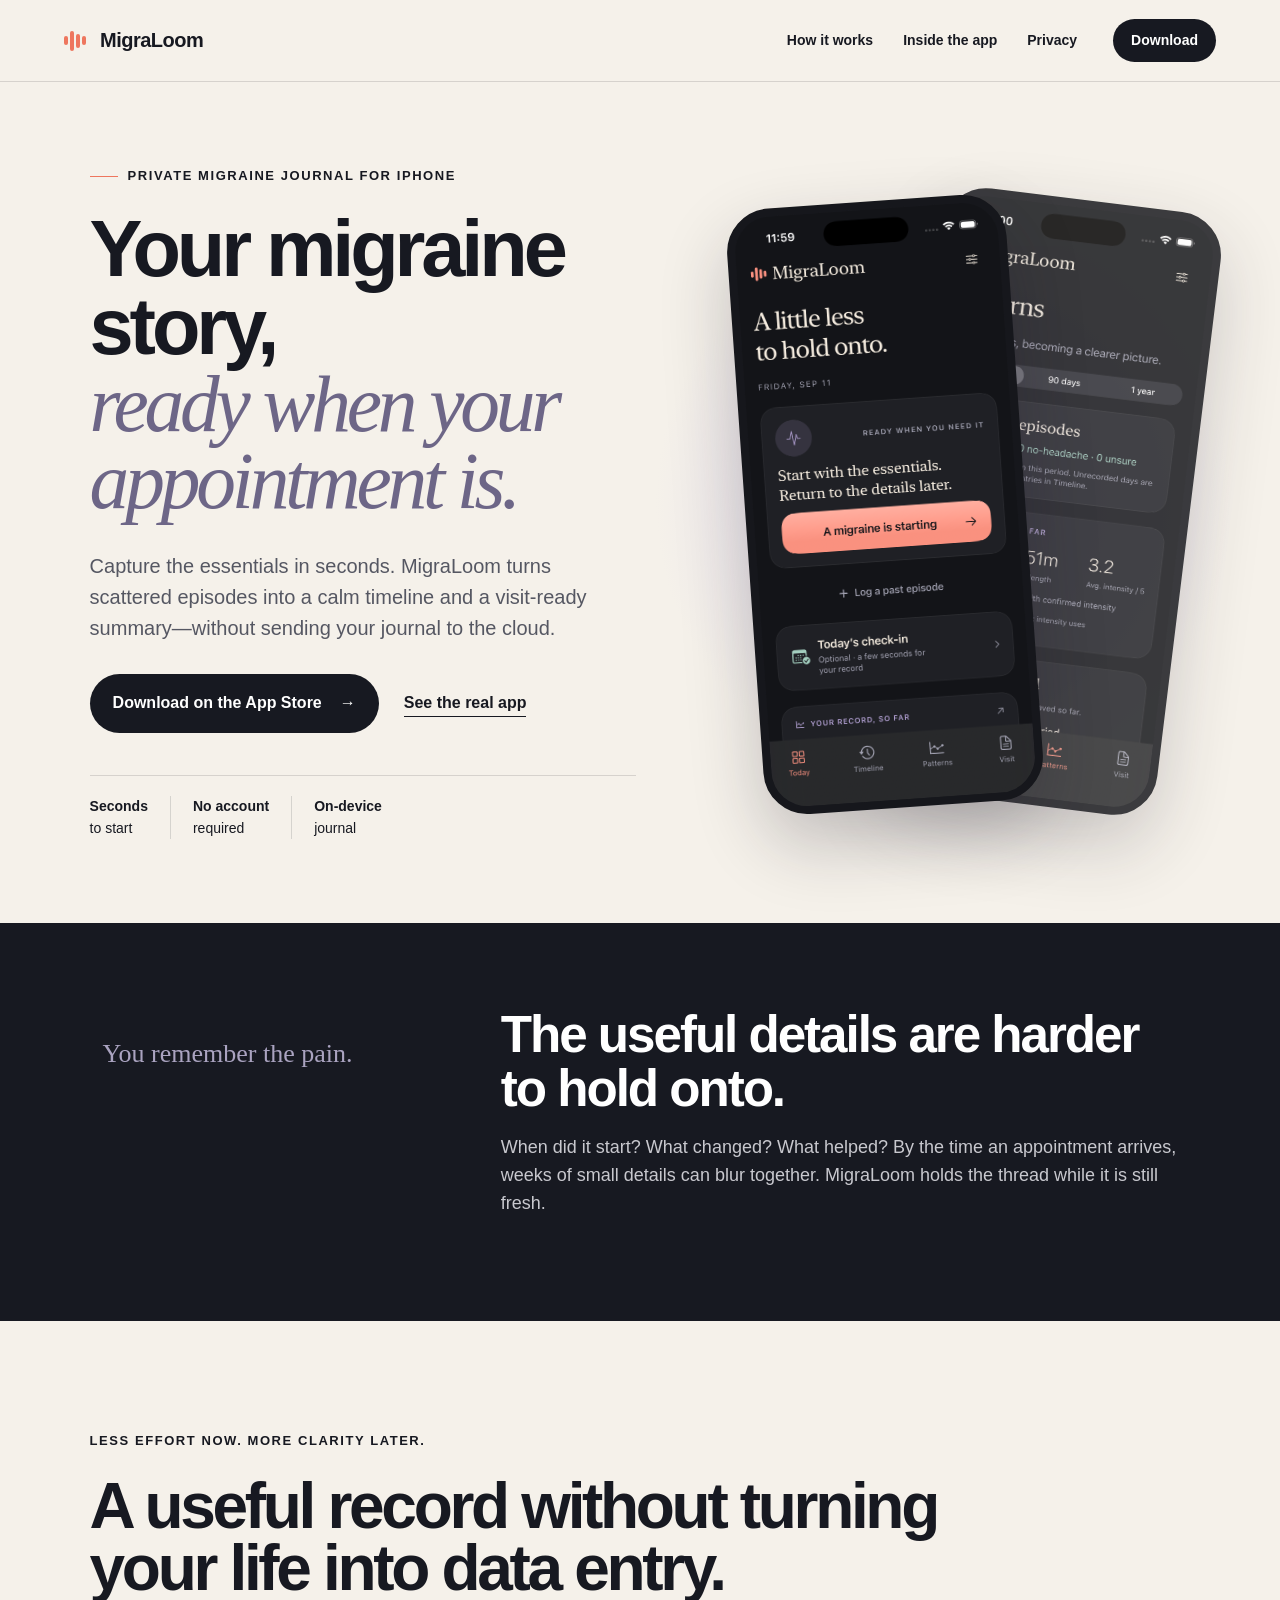
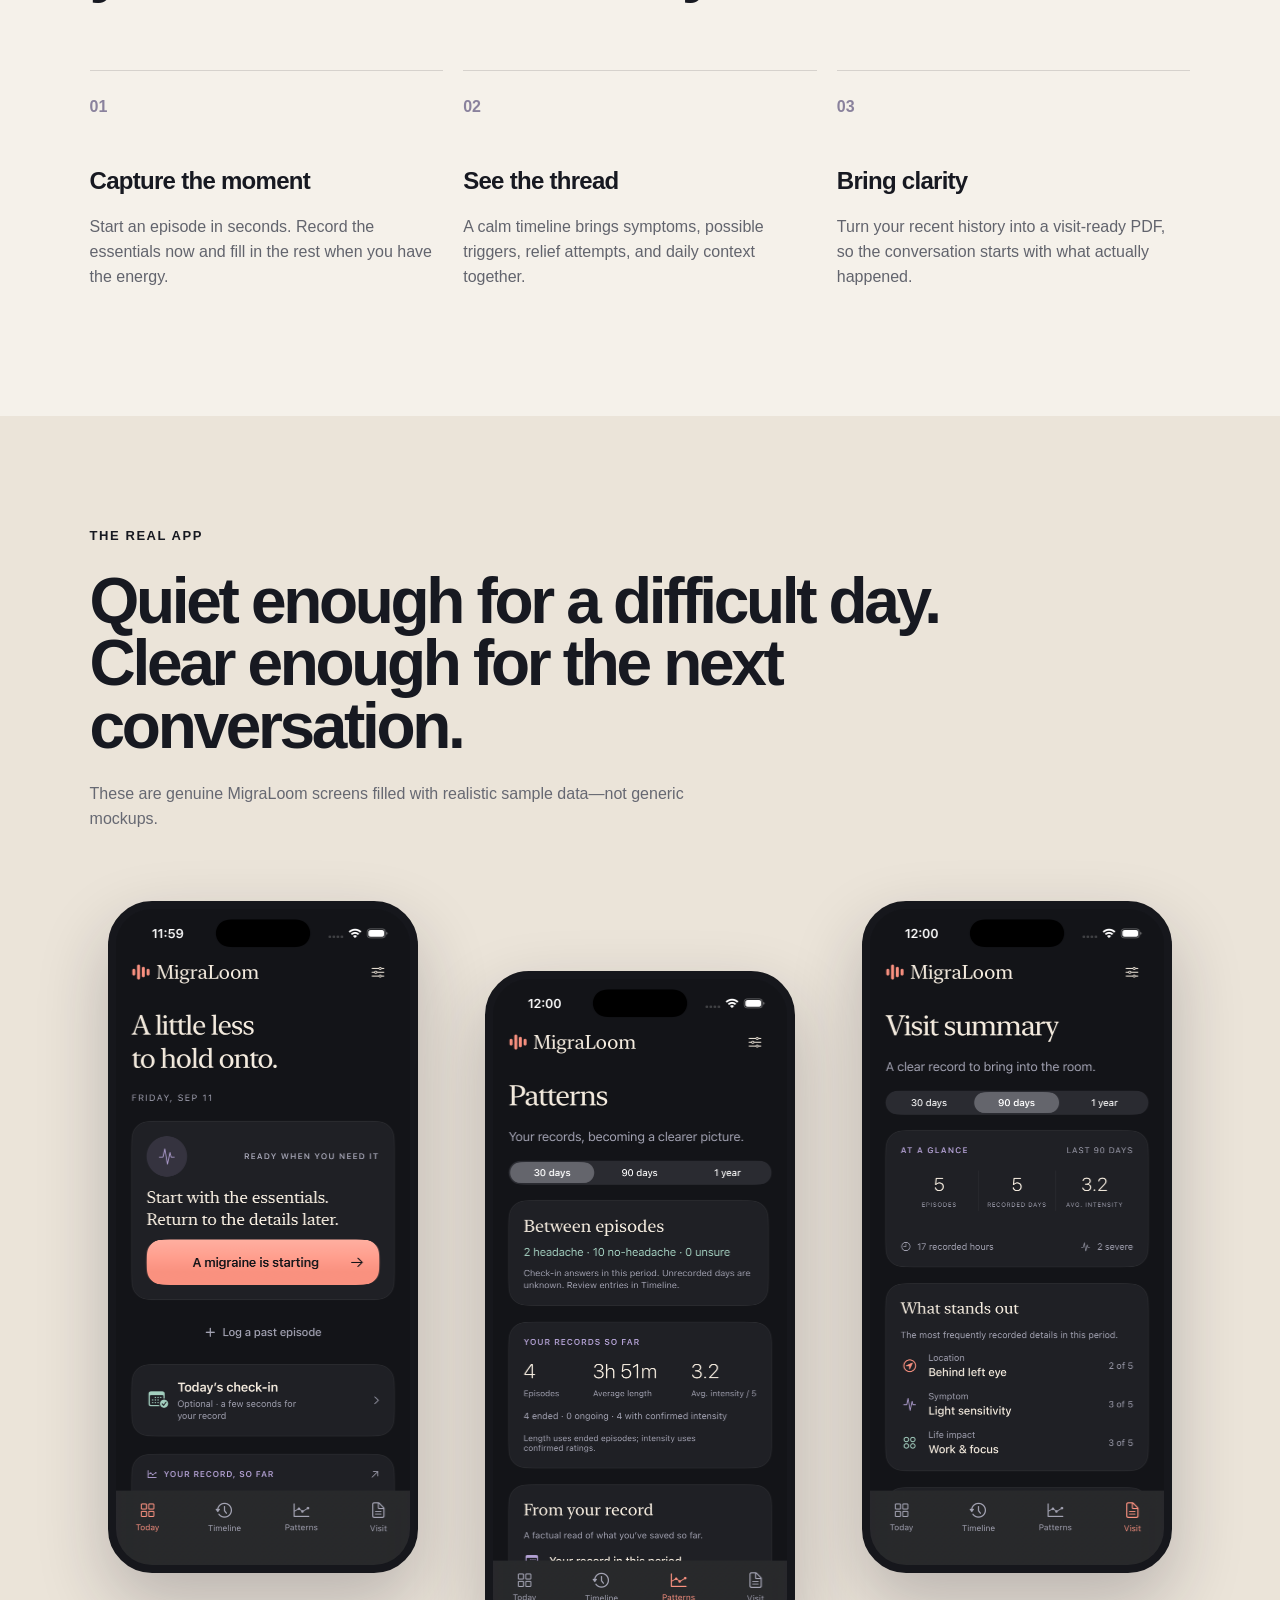
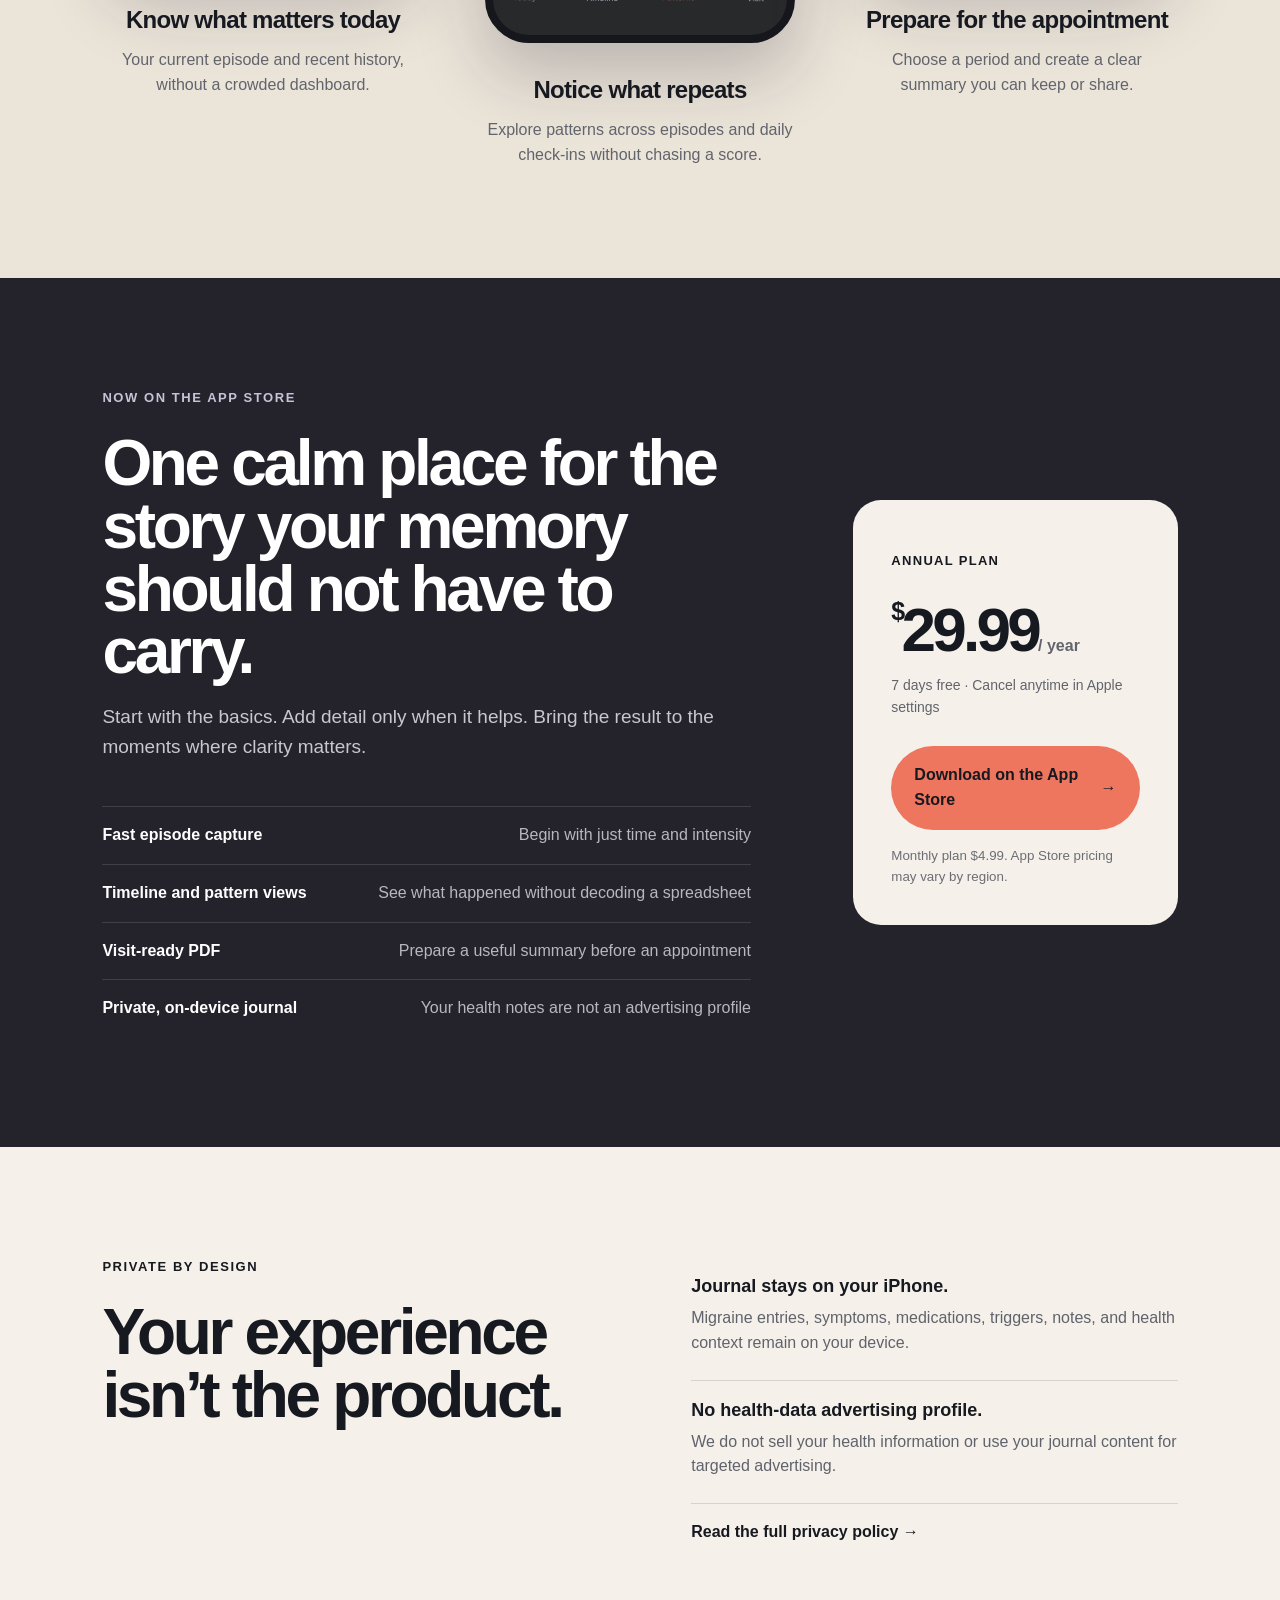
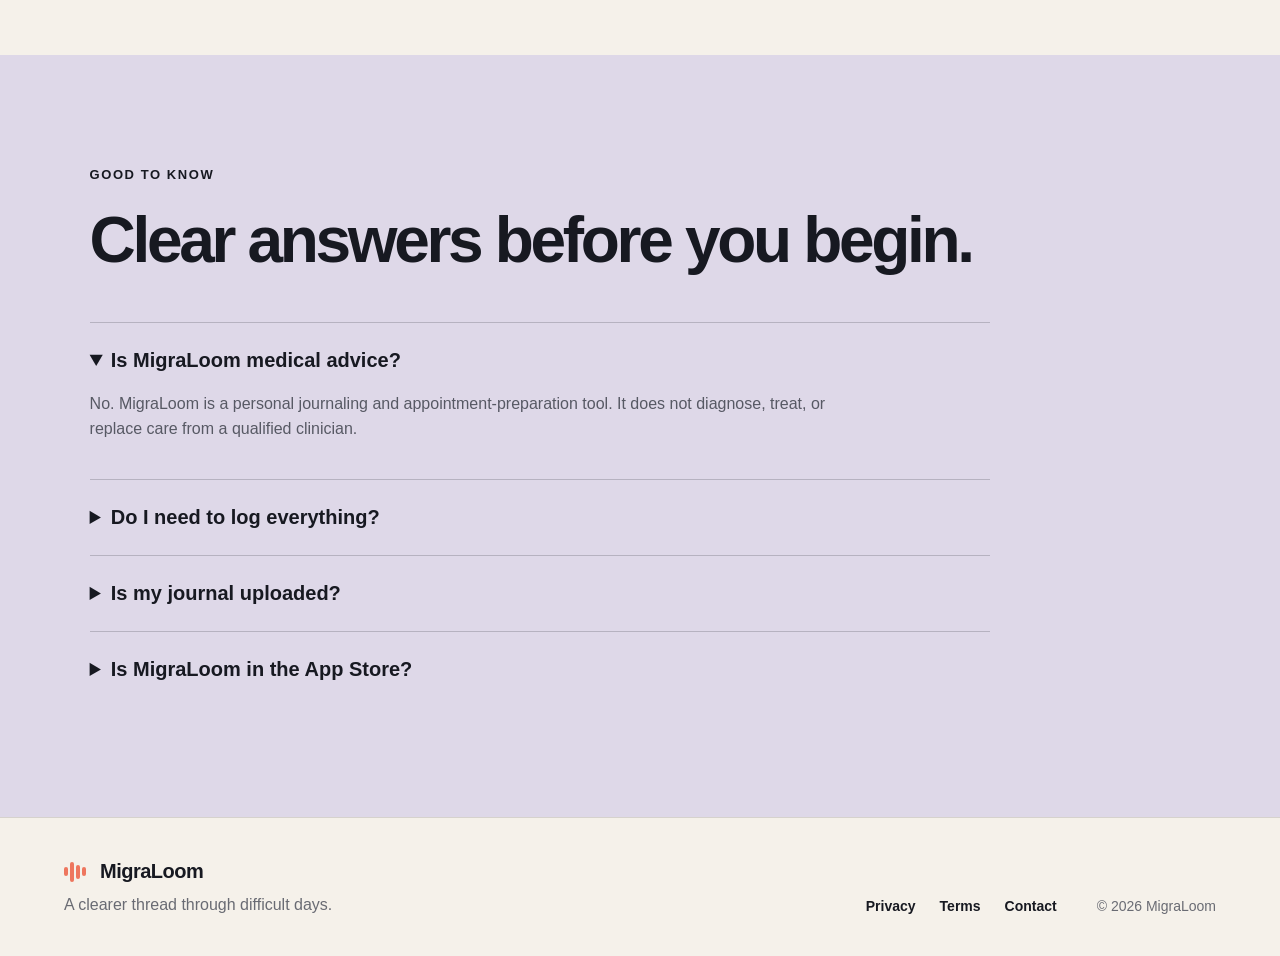
<file: index.html>
<!DOCTYPE html><html lang="en"><head><meta charSet="utf-8"/><meta name="viewport" content="width=device-width, initial-scale=1"/><link rel="preload" href="/screenshots/migraloom-patterns.png" as="image"/><link rel="preload" href="/screenshots/migraloom-home.png" as="image"/><link rel="preload" href="/screenshots/migraloom-visit.png" as="image"/><link rel="stylesheet" href="/_next/static/css/index.BSVLvqMe.css" data-rsc-css-href="/_next/static/css/index.BSVLvqMe.css" data-precedence="vite-rsc/importer-resources"/><link rel="modulepreload" fetchPriority="low" href="/_next/static/chunks/index-B4B8Bg9f.js"/><script src="/_next/static/chunks/rolldown-runtime-C60lm6uB.js" type="module" async=""></script><script src="/_next/static/chunks/framework-D_rUT4EX.js" type="module" async=""></script><script src="/_next/static/chunks/app-elements-H_Dr48wG.js" type="module" async=""></script><script src="/_next/static/chunks/hash-Cp347hhd.js" type="module" async=""></script><script src="/_next/static/chunks/record-uXSNv6cl.js" type="module" async=""></script><script src="/_next/static/chunks/app-rsc-cache-busting-CKoYsAqO.js" type="module" async=""></script><script src="/_next/static/chunks/app-rsc-render-mode-CvTCGruk.js" type="module" async=""></script><script src="/_next/static/chunks/headers-C_MtfdF4.js" type="module" async=""></script><script src="/_next/static/chunks/protocol-headers-B9-bVeat.js" type="module" async=""></script><script src="/_next/static/chunks/deployment-id-DFhHa9wO.js" type="module" async=""></script><script src="/_next/static/chunks/navigation-errors-D5LMQqDL.js" type="module" async=""></script><link rel="modulepreload" href="/_next/static/chunks/layout-segment-context-CssRRrkt.js" crossorigin=""/><link rel="modulepreload" href="/_next/static/chunks/link-Dt-snaNH.js" crossorigin=""/><link rel="modulepreload" href="/_next/static/chunks/app-route-prefetch-policy-KI8Z_zst.js" crossorigin=""/><link rel="modulepreload" href="/_next/static/chunks/query-DDhZxhdQ.js" crossorigin=""/><title>MigraLoom — Your migraine story, ready for the appointment</title><meta name="description" content="Capture migraine episodes in seconds and turn them into a calm timeline and visit-ready summary."/><link rel="shortcut icon" href="/favicon.svg"/><link rel="icon" href="/favicon.svg"/><script>Object.assign(((self[Symbol.for("vinext.navigationRuntime")]??={bootstrap:{routeManifest:null},functions:{}}).bootstrap.rsc??={rsc:[]}),{params:{},nav:{"pathname":"/","searchParams":[]}})</script><link rel="modulepreload" href="/_next/static/chunks/index-B4B8Bg9f.js" />
</head><body class="antialiased"><main><nav class="nav-shell" aria-label="Main navigation"><a href="/" class="wordmark"><span class="loom-mark" aria-hidden="true"><i></i><i></i><i></i><i></i></span>MigraLoom</a><div class="nav-links"><a href="#how">How it works</a><a href="#inside">Inside the app</a><a href="/privacy">Privacy</a></div><a class="nav-cta" href="https://apps.apple.com/us/app/migraloom-migraine-tracker/id6811065580">Download</a></nav><section class="hero" id="top"><div class="hero-copy"><p class="eyebrow"><span></span>Private migraine journal for iPhone</p><h1>Your migraine story, <em>ready when your appointment is.</em></h1><p class="hero-text">Capture the essentials in seconds. MigraLoom turns scattered episodes into a calm timeline and a visit-ready summary—without sending your journal to the cloud.</p><div class="hero-actions"><a class="primary-button" href="https://apps.apple.com/us/app/migraloom-migraine-tracker/id6811065580">Download on the App Store <b>→</b></a><a class="text-link" href="#inside">See the real app</a></div><div class="proof-row"><span><b>Seconds</b> to start</span><span><b>No account</b> required</span><span><b>On-device</b> journal</span></div></div><div class="hero-visual" aria-label="Real MigraLoom app screens on iPhone"><div class="glow"></div><div class="phone phone-back"><img src="/screenshots/migraloom-patterns.png" alt="MigraLoom patterns screen with populated migraine data"/></div><div class="phone phone-front"><img src="/screenshots/migraloom-home.png" alt="MigraLoom home screen with populated migraine records"/></div></div></section><section class="friction"><p>You remember the pain.</p><div><h2>The useful details are harder to hold onto.</h2><p>When did it start? What changed? What helped? By the time an appointment arrives, weeks of small details can blur together. MigraLoom holds the thread while it is still fresh.</p></div></section><section class="how" id="how"><div class="section-heading"><p class="eyebrow">Less effort now. More clarity later.</p><h2>A useful record without turning your life into data entry.</h2></div><div class="feature-grid"><article><span>01</span><h3>Capture the moment</h3><p>Start an episode in seconds. Record the essentials now and fill in the rest when you have the energy.</p></article><article><span>02</span><h3>See the thread</h3><p>A calm timeline brings symptoms, possible triggers, relief attempts, and daily context together.</p></article><article><span>03</span><h3>Bring clarity</h3><p>Turn your recent history into a visit-ready PDF, so the conversation starts with what actually happened.</p></article></div></section><section class="screens" id="inside"><div class="section-heading"><p class="eyebrow">The real app</p><h2>Quiet enough for a difficult day.<br/>Clear enough for the next conversation.</h2><p>These are genuine MigraLoom screens filled with realistic sample data—not generic mockups.</p></div><div class="screen-grid"><article class="screen-card card-1"><div class="phone"><img src="/screenshots/migraloom-home.png" alt="Know what matters today in the MigraLoom iPhone app"/></div><h3>Know what matters today</h3><p>Your current episode and recent history, without a crowded dashboard.</p></article><article class="screen-card card-2"><div class="phone"><img src="/screenshots/migraloom-patterns.png" alt="Notice what repeats in the MigraLoom iPhone app"/></div><h3>Notice what repeats</h3><p>Explore patterns across episodes and daily check-ins without chasing a score.</p></article><article class="screen-card card-3"><div class="phone"><img src="/screenshots/migraloom-visit.png" alt="Prepare for the appointment in the MigraLoom iPhone app"/></div><h3>Prepare for the appointment</h3><p>Choose a period and create a clear summary you can keep or share.</p></article></div></section><section class="offer" id="offer"><div class="offer-copy"><p class="eyebrow light">Now on the App Store</p><h2>One calm place for the story your memory should not have to carry.</h2><p>Start with the basics. Add detail only when it helps. Bring the result to the moments where clarity matters.</p><ul><li><b>Fast episode capture</b><span>Begin with just time and intensity</span></li><li><b>Timeline and pattern views</b><span>See what happened without decoding a spreadsheet</span></li><li><b>Visit-ready PDF</b><span>Prepare a useful summary before an appointment</span></li><li><b>Private, on-device journal</b><span>Your health notes are not an advertising profile</span></li></ul></div><div class="price-card"><p>Annual plan</p><div class="price"><span>$</span>29.99<small>/ year</small></div><p class="trial">7 days free · Cancel anytime in Apple settings</p><a class="primary-button coral" href="https://apps.apple.com/us/app/migraloom-migraine-tracker/id6811065580">Download on the App Store <b>→</b></a><small>Monthly plan $4.99. App Store pricing may vary by region.</small></div></section><section class="trust"><div><p class="eyebrow">Private by design</p><h2>Your experience isn’t the product.</h2></div><div class="trust-points"><p><b>Journal stays on your iPhone.</b> Migraine entries, symptoms, medications, triggers, notes, and health context remain on your device.</p><p><b>No health-data advertising profile.</b> We do not sell your health information or use your journal content for targeted advertising.</p><a href="/privacy">Read the full privacy policy →</a></div></section><section class="faq"><div class="section-heading"><p class="eyebrow">Good to know</p><h2>Clear answers before you begin.</h2></div><div class="faq-list"><details open=""><summary>Is MigraLoom medical advice?</summary><p>No. MigraLoom is a personal journaling and appointment-preparation tool. It does not diagnose, treat, or replace care from a qualified clinician.</p></details><details><summary>Do I need to log everything?</summary><p>No. Start with the minimum and add only what feels useful. The app is designed around low-effort capture on difficult days.</p></details><details><summary>Is my journal uploaded?</summary><p>No account or cloud journal is planned for launch. Entries stay on your device. Limited anonymous app diagnostics and subscription status are handled separately.</p></details><details><summary>Is MigraLoom in the App Store?</summary><p>Yes. MigraLoom is available now on the App Store for iPhone.</p></details></div></section><footer><div><a href="/" class="wordmark"><span class="loom-mark" aria-hidden="true"><i></i><i></i><i></i><i></i></span>MigraLoom</a><p>A clearer thread through difficult days.</p></div><div class="footer-links"><a href="/privacy">Privacy</a><a href="/terms">Terms</a><a href="/contact">Contact</a></div><span>© 2026 MigraLoom</span></footer></main><script type="module" src="/_next/static/chunks/index-B4B8Bg9f.js" id="_R_" async=""></script><script>((self[Symbol.for("vinext.navigationRuntime")]??={bootstrap:{routeManifest:null},functions:{}}).bootstrap.rsc??={rsc:[]}).rsc.push("0:{\"page:/\":\"$L1\",\"layout:/\":\"$L2\",\"route:/\":\"$L3\",\"__route\":\"route:/\",\"__interceptionContext\":null,\"__layoutIds\":[\"layout:/\"],\"__rootLayout\":\"/\",\"__bfcacheSegmentIdentities\":{\"layout:/\":\"[\\\"layout\\\",\\\"layout:/\\\",\\\"root-boundary:/\\\",\\\"\\\"]\",\"page:/\":\"[\\\"page\\\",\\\"page:/\\\",\\\"root-boundary:/\\\",\\\"\\\"]\"},\"__srcPage\":[\"page\"],\"__layoutFlags\":{\"layout:/\":\"s\"},\"__artifactCompatibility\":{\"schemaVersion\":1,\"graphVersion\":\"app-route-graph:1177fd80f83fa7b0\",\"deploymentVersion\":\"9b0a1f5a-11ed-4836-8884-03500a6e5b8a\",\"appElementsSchemaVersion\":1,\"rscPayloadSchemaVersion\":1,\"rootBoundaryId\":\"/\",\"renderEpoch\":null}}\n")</script><script>((self[Symbol.for("vinext.navigationRuntime")]??={bootstrap:{routeManifest:null},functions:{}}).bootstrap.rsc??={rsc:[]}).rsc.push("4:I[\"8c0f216c4604\",[],\"Children\",1]\n")</script><script>((self[Symbol.for("vinext.navigationRuntime")]??={bootstrap:{routeManifest:null},functions:{}}).bootstrap.rsc??={rsc:[]}).rsc.push("5:I[\"593f344dc510\",[],\"GlobalErrorBoundary\",1]\n")</script><script>((self[Symbol.for("vinext.navigationRuntime")]??={bootstrap:{routeManifest:null},functions:{}}).bootstrap.rsc??={rsc:[]}).rsc.push("6:I[\"0b874ad30386\",[],\"default\",1]\n")</script><script>((self[Symbol.for("vinext.navigationRuntime")]??={bootstrap:{routeManifest:null},functions:{}}).bootstrap.rsc??={rsc:[]}).rsc.push("7:I[\"593f344dc510\",[],\"ErrorBoundary\",1]\n")</script><script>((self[Symbol.for("vinext.navigationRuntime")]??={bootstrap:{routeManifest:null},functions:{}}).bootstrap.rsc??={rsc:[]}).rsc.push("8:I[\"15c18cfaeeff\",[],\"LayoutSegmentProvider\",1]\n")</script><script>((self[Symbol.for("vinext.navigationRuntime")]??={bootstrap:{routeManifest:null},functions:{}}).bootstrap.rsc??={rsc:[]}).rsc.push("9:I[\"8c0f216c4604\",[],\"Slot\",1]\n")</script><script>((self[Symbol.for("vinext.navigationRuntime")]??={bootstrap:{routeManifest:null},functions:{}}).bootstrap.rsc??={rsc:[]}).rsc.push("a:I[\"593f344dc510\",[],\"NotFoundBoundary\",1]\n")</script><script>((self[Symbol.for("vinext.navigationRuntime")]??={bootstrap:{routeManifest:null},functions:{}}).bootstrap.rsc??={rsc:[]}).rsc.push("b:I[\"9276801271d6\",[],\"AppRouterScrollTarget\",1]\n")</script><script>((self[Symbol.for("vinext.navigationRuntime")]??={bootstrap:{routeManifest:null},functions:{}}).bootstrap.rsc??={rsc:[]}).rsc.push("c:I[\"593f344dc510\",[],\"RedirectBoundary\",1]\n")</script><script>((self[Symbol.for("vinext.navigationRuntime")]??={bootstrap:{routeManifest:null},functions:{}}).bootstrap.rsc??={rsc:[]}).rsc.push(":HL[\"/_next/static/css/index.BSVLvqMe.css\",\"style\"     ]\n")</script><script>((self[Symbol.for("vinext.navigationRuntime")]??={bootstrap:{routeManifest:null},functions:{}}).bootstrap.rsc??={rsc:[]}).rsc.push("2:[[[\"$\",\"link\",\"css:/_next/static/css/index.BSVLvqMe.css\",{\"rel\":\"stylesheet\",\"precedence\":\"vite-rsc/importer-resources\",\"href\":\"/_next/static/css/index.BSVLvqMe.css\",\"data-rsc-css-href\":\"/_next/static/css/index.BSVLvqMe.css\"}],\"$undefined\"],[\"$\",\"html\",null,{\"lang\":\"en\",\"children\":[\"$\",\"body\",null,{\"className\":\"antialiased\",\"children\":[\"$\",\"$L4\",null,{}]}]}]]\n")</script><script>((self[Symbol.for("vinext.navigationRuntime")]??={bootstrap:{routeManifest:null},functions:{}}).bootstrap.rsc??={rsc:[]}).rsc.push("3:[[[\"$\",\"meta\",null,{\"charSet\":\"utf-8\"}],[[\"$\",\"title\",\"0\",{\"children\":\"MigraLoom — Your migraine story, ready for the appointment\"}],[\"$\",\"meta\",\"1\",{\"name\":\"description\",\"content\":\"Capture migraine episodes in seconds and turn them into a calm timeline and visit-ready summary.\"}],[\"$\",\"link\",\"2\",{\"data-vinext-streamed-icon\":\"$undefined\",\"rel\":\"shortcut icon\",\"href\":\"/favicon.svg\",\"type\":\"$undefined\",\"sizes\":\"$undefined\",\"color\":\"$undefined\",\"media\":\"$undefined\",\"fetchPriority\":\"$undefined\"}],[\"$\",\"link\",\"3\",{\"data-vinext-streamed-icon\":\"$undefined\",\"rel\":\"icon\",\"href\":\"/favicon.svg\",\"type\":\"$undefined\",\"sizes\":\"$undefined\",\"color\":\"$undefined\",\"media\":\"$undefined\",\"fetchPriority\":\"$undefined\"}]],[[\"$\",\"meta\",\"0\",{\"name\":\"viewport\",\"content\":\"width=device-width, initial-scale=1\"}]]],[\"$\",\"$L5\",null,{\"fallback\":\"$6\",\"children\":[\"$\",\"$L7\",null,{\"fallback\":\"$6\",\"children\":[\"$\",\"$L8\",null,{\"providerId\":\"layout:/\",\"segmentMap\":{\"children\":[]},\"children\":[\"$\",\"$L9\",null,{\"id\":\"layout:/\",\"parallelSlots\":\"$undefined\",\"children\":[\"$\",\"$La\",null,{\"resetKey\":\"\",\"fallback\":[[\"$\",\"title\",null,{\"children\":\"404: This page could not be found.\"}],[\"$\",\"div\",null,{\"style\":{\"fontFamily\":\"system-ui,\\\"Segoe UI\\\",Roboto,Helvetica,Arial,sans-serif,\\\"Apple Color Emoji\\\",\\\"Segoe UI Emoji\\\"\",\"height\":\"100vh\",\"textAlign\":\"center\",\"display\":\"flex\",\"flexDirection\":\"column\",\"alignItems\":\"center\",\"justifyContent\":\"center\"},\"children\":[\"$\",\"div\",null,{\"children\":[[\"$\",\"style\",null,{\"dangerouslySetInnerHTML\":{\"__html\":\"body{color:#000;background:#fff;margin:0}.next-error-h1{border-right:1px solid rgba(0,0,0,.3)}@media (prefers-color-scheme:dark){body{color:#fff;background:#000}.next-error-h1{border-right:1px solid rgba(255,255,255,.3)}}\"}}],[\"$\",\"h1\",null,{\"className\":\"next-error-h1\",\"style\":{\"display\":\"inline-block\",\"margin\":\"0 20px 0 0\",\"padding\":\"0 23px 0 0\",\"fontSize\":24,\"fontWeight\":500,\"verticalAlign\":\"top\",\"lineHeight\":\"49px\"},\"children\":404}],[\"$\",\"div\",null,{\"style\":{\"display\":\"inline-block\"},\"children\":[\"$\",\"h2\",null,{\"style\":{\"fontSize\":14,\"fontWeight\":400,\"lineHeight\":\"49px\",\"margin\":0},\"children\":\"This page could not be found.\"}]}]]}]}]],\"children\":[\"$\",\"$Lb\",null,{\"children\":[\"$\",\"$Lc\",null,{\"children\":[[\"$\",\"$L8\",null,{\"providerId\":\"page:/\",\"segmentMap\":{\"children\":[\"__PAGE__\"]},\"children\":[\"$\",\"$L9\",null,{\"id\":\"page:/\"}]}],null]}]}]}]}]}]}]}],null,null]\n")</script><script>((self[Symbol.for("vinext.navigationRuntime")]??={bootstrap:{routeManifest:null},functions:{}}).bootstrap.rsc??={rsc:[]}).rsc.push("d:I[\"c2747888630f\",[],\"default\",1]\n")</script><script>((self[Symbol.for("vinext.navigationRuntime")]??={bootstrap:{routeManifest:null},functions:{}}).bootstrap.rsc??={rsc:[]}).rsc.push(":HL[\"/screenshots/migraloom-patterns.png\",\"image\"]\n")</script><script>((self[Symbol.for("vinext.navigationRuntime")]??={bootstrap:{routeManifest:null},functions:{}}).bootstrap.rsc??={rsc:[]}).rsc.push(":HL[\"/screenshots/migraloom-home.png\",\"image\"]\n")</script><script>((self[Symbol.for("vinext.navigationRuntime")]??={bootstrap:{routeManifest:null},functions:{}}).bootstrap.rsc??={rsc:[]}).rsc.push("1:[\"$\",\"main\",null,{\"children\":[[\"$\",\"nav\",null,{\"className\":\"nav-shell\",\"aria-label\":\"Main navigation\",\"children\":[[\"$\",\"$Ld\",null,{\"className\":\"wordmark\",\"href\":\"/\",\"children\":[[\"$\",\"span\",null,{\"className\":\"loom-mark\",\"aria-hidden\":\"true\",\"children\":[[\"$\",\"i\",null,{}],[\"$\",\"i\",null,{}],[\"$\",\"i\",null,{}],[\"$\",\"i\",null,{}]]}],\"MigraLoom\"]}],[\"$\",\"div\",null,{\"className\":\"nav-links\",\"children\":[[\"$\",\"a\",null,{\"href\":\"#how\",\"children\":\"How it works\"}],[\"$\",\"a\",null,{\"href\":\"#inside\",\"children\":\"Inside the app\"}],[\"$\",\"$Ld\",null,{\"href\":\"/privacy\",\"children\":\"Privacy\"}]]}],[\"$\",\"a\",null,{\"className\":\"nav-cta\",\"href\":\"https://apps.apple.com/us/app/migraloom-migraine-tracker/id6811065580\",\"children\":\"Download\"}]]}],[\"$\",\"section\",null,{\"className\":\"hero\",\"id\":\"top\",\"children\":[[\"$\",\"div\",null,{\"className\":\"hero-copy\",\"children\":[[\"$\",\"p\",null,{\"className\":\"eyebrow\",\"children\":[[\"$\",\"span\",null,{}],\"Private migraine journal for iPhone\"]}],[\"$\",\"h1\",null,{\"children\":[\"Your migraine story, \",[\"$\",\"em\",null,{\"children\":\"ready when your appointment is.\"}]]}],[\"$\",\"p\",null,{\"className\":\"hero-text\",\"children\":\"Capture the essentials in seconds. MigraLoom turns scattered episodes into a calm timeline and a visit-ready summary—without sending your journal to the cloud.\"}],[\"$\",\"div\",null,{\"className\":\"hero-actions\",\"children\":[[\"$\",\"a\",null,{\"className\":\"primary-button\",\"href\":\"https://apps.apple.com/us/app/migraloom-migraine-tracker/id6811065580\",\"children\":[\"Download on the App Store \",[\"$\",\"b\",null,{\"children\":\"→\"}]]}],[\"$\",\"a\",null,{\"className\":\"text-link\",\"href\":\"#inside\",\"children\":\"See the real app\"}]]}],[\"$\",\"div\",null,{\"className\":\"proof-row\",\"children\":[[\"$\",\"span\",null,{\"children\":[[\"$\",\"b\",null,{\"children\":\"Seconds\"}],\" to start\"]}],[\"$\",\"span\",null,{\"children\":[[\"$\",\"b\",null,{\"children\":\"No account\"}],\" required\"]}],[\"$\",\"span\",null,{\"children\":[[\"$\",\"b\",null,{\"children\":\"On-device\"}],\" journal\"]}]]}]]}],[\"$\",\"div\",null,{\"className\":\"hero-visual\",\"aria-label\":\"Real MigraLoom app screens on iPhone\",\"children\":[[\"$\",\"div\",null,{\"className\":\"glow\"}],[\"$\",\"div\",null,{\"className\":\"phone phone-back\",\"children\":[\"$\",\"img\",null,{\"src\":\"/screenshots/migraloom-patterns.png\",\"alt\":\"MigraLoom patterns screen with populated migraine data\"}]}],[\"$\",\"div\",null,{\"className\":\"phone phone-front\",\"children\":[\"$\",\"img\",null,{\"src\":\"/screenshots/migraloom-home.png\",\"alt\":\"MigraLoom home screen with populated migraine records\"}]}]]}]]}],[\"$\",\"section\",null,{\"className\":\"friction\",\"children\":[[\"$\",\"p\",null,{\"children\":\"You remember the pain.\"}],[\"$\",\"div\",null,{\"children\":[[\"$\",\"h2\",null,{\"children\":\"The useful details are harder to hold onto.\"}],[\"$\",\"p\",null,{\"children\":\"When did it start? What changed? What helped? By the time an appointment arrives, weeks of small details can blur together. MigraLoom holds the thread while it is still fresh.\"}]]}]]}],[\"$\",\"section\",null,{\"className\":\"how\",\"id\":\"how\",\"children\":[[\"$\",\"div\",null,{\"className\":\"section-heading\",\"children\":[[\"$\",\"p\",null,{\"className\":\"eyebrow\",\"children\":\"Less effort now. More clarity later.\"}],[\"$\",\"h2\",null,{\"children\":\"A useful record without turning your life into data entry.\"}]]}],[\"$\",\"div\",null,{\"className\":\"feature-grid\",\"children\":[[\"$\",\"article\",\"01\",{\"children\":[[\"$\",\"span\",null,{\"children\":\"01\"}],[\"$\",\"h3\",null,{\"children\":\"Capture the moment\"}],[\"$\",\"p\",null,{\"children\":\"Start an episode in seconds. Record the essentials now and fill in the rest when you have the energy.\"}]]}],[\"$\",\"article\",\"02\",{\"children\":[[\"$\",\"span\",null,{\"children\":\"02\"}],[\"$\",\"h3\",null,{\"children\":\"See the thread\"}],[\"$\",\"p\",null,{\"children\":\"A calm timeline brings symptoms, possible triggers, relief attempts, and daily context together.\"}]]}],[\"$\",\"article\",\"03\",{\"children\":[[\"$\",\"span\",null,{\"children\":\"03\"}],[\"$\",\"h3\",null,{\"children\":\"Bring clarity\"}],[\"$\",\"p\",null,{\"children\":\"Turn your recent history into a visit-ready PDF, so the conversation starts with what actually happened.\"}]]}]]}]]}],[\"$\",\"section\",null,{\"className\":\"screens\",\"id\":\"inside\",\"children\":[[\"$\",\"div\",null,{\"className\":\"section-heading\",\"children\":[[\"$\",\"p\",null,{\"className\":\"eyebrow\",\"children\":\"The real app\"}],[\"$\",\"h2\",null,{\"children\":[\"Quiet enough for a difficult day.\",[\"$\",\"br\",null,{}],\"Clear enough for the next conversation.\"]}],[\"$\",\"p\",null,{\"children\":\"These are genuine MigraLoom screens filled with realistic sample data—not generic mockups.\"}]]}],[\"$\",\"div\",null,{\"className\":\"screen-grid\",\"children\":[[\"$\",\"article\",\"migraloom-home.png\",{\"className\":\"screen-card card-1\",\"children\":[\"$Le\",\"$Lf\",\"$L10\"]}],\"$L11\",\"$L12\"]}]]}],\"$L13\",\"$L14\",\"$L15\",\"$L16\"]}]\n")</script><script>((self[Symbol.for("vinext.navigationRuntime")]??={bootstrap:{routeManifest:null},functions:{}}).bootstrap.rsc??={rsc:[]}).rsc.push(":HL[\"/screenshots/migraloom-visit.png\",\"image\"]\n")</script><script>((self[Symbol.for("vinext.navigationRuntime")]??={bootstrap:{routeManifest:null},functions:{}}).bootstrap.rsc??={rsc:[]}).rsc.push("e:[\"$\",\"div\",null,{\"className\":\"phone\",\"children\":[\"$\",\"img\",null,{\"src\":\"/screenshots/migraloom-home.png\",\"alt\":\"Know what matters today in the MigraLoom iPhone app\"}]}]\n")</script><script>((self[Symbol.for("vinext.navigationRuntime")]??={bootstrap:{routeManifest:null},functions:{}}).bootstrap.rsc??={rsc:[]}).rsc.push("f:[\"$\",\"h3\",null,{\"children\":\"Know what matters today\"}]\n")</script><script>((self[Symbol.for("vinext.navigationRuntime")]??={bootstrap:{routeManifest:null},functions:{}}).bootstrap.rsc??={rsc:[]}).rsc.push("10:[\"$\",\"p\",null,{\"children\":\"Your current episode and recent history, without a crowded dashboard.\"}]\n")</script><script>((self[Symbol.for("vinext.navigationRuntime")]??={bootstrap:{routeManifest:null},functions:{}}).bootstrap.rsc??={rsc:[]}).rsc.push("11:[\"$\",\"article\",\"migraloom-patterns.png\",{\"className\":\"screen-card card-2\",\"children\":[[\"$\",\"div\",null,{\"className\":\"phone\",\"children\":[\"$\",\"img\",null,{\"src\":\"/screenshots/migraloom-patterns.png\",\"alt\":\"Notice what repeats in the MigraLoom iPhone app\"}]}],[\"$\",\"h3\",null,{\"children\":\"Notice what repeats\"}],[\"$\",\"p\",null,{\"children\":\"Explore patterns across episodes and daily check-ins without chasing a score.\"}]]}]\n")</script><script>((self[Symbol.for("vinext.navigationRuntime")]??={bootstrap:{routeManifest:null},functions:{}}).bootstrap.rsc??={rsc:[]}).rsc.push("12:[\"$\",\"article\",\"migraloom-visit.png\",{\"className\":\"screen-card card-3\",\"children\":[[\"$\",\"div\",null,{\"className\":\"phone\",\"children\":[\"$\",\"img\",null,{\"src\":\"/screenshots/migraloom-visit.png\",\"alt\":\"Prepare for the appointment in the MigraLoom iPhone app\"}]}],[\"$\",\"h3\",null,{\"children\":\"Prepare for the appointment\"}],[\"$\",\"p\",null,{\"children\":\"Choose a period and create a clear summary you can keep or share.\"}]]}]\n")</script><script>((self[Symbol.for("vinext.navigationRuntime")]??={bootstrap:{routeManifest:null},functions:{}}).bootstrap.rsc??={rsc:[]}).rsc.push("13:[\"$\",\"section\",null,{\"className\":\"offer\",\"id\":\"offer\",\"children\":[[\"$\",\"div\",null,{\"className\":\"offer-copy\",\"children\":[[\"$\",\"p\",null,{\"className\":\"eyebrow light\",\"children\":\"Now on the App Store\"}],[\"$\",\"h2\",null,{\"children\":\"One calm place for the story your memory should not have to carry.\"}],[\"$\",\"p\",null,{\"children\":\"Start with the basics. Add detail only when it helps. Bring the result to the moments where clarity matters.\"}],[\"$\",\"ul\",null,{\"children\":[[\"$\",\"li\",null,{\"children\":[[\"$\",\"b\",null,{\"children\":\"Fast episode capture\"}],[\"$\",\"span\",null,{\"children\":\"Begin with just time and intensity\"}]]}],[\"$\",\"li\",null,{\"children\":[[\"$\",\"b\",null,{\"children\":\"Timeline and pattern views\"}],[\"$\",\"span\",null,{\"children\":\"See what happened without decoding a spreadsheet\"}]]}],[\"$\",\"li\",null,{\"children\":[[\"$\",\"b\",null,{\"children\":\"Visit-ready PDF\"}],[\"$\",\"span\",null,{\"children\":\"Prepare a useful summary before an appointment\"}]]}],[\"$\",\"li\",null,{\"children\":[[\"$\",\"b\",null,{\"children\":\"Private, on-device journal\"}],[\"$\",\"span\",null,{\"children\":\"Your health notes are not an advertising profile\"}]]}]]}]]}],[\"$\",\"div\",null,{\"className\":\"price-card\",\"children\":[[\"$\",\"p\",null,{\"children\":\"Annual plan\"}],[\"$\",\"div\",null,{\"className\":\"price\",\"children\":[[\"$\",\"span\",null,{\"children\":\"$$\"}],\"29.99\",[\"$\",\"small\",null,{\"children\":\"/ year\"}]]}],[\"$\",\"p\",null,{\"className\":\"trial\",\"children\":\"7 days free · Cancel anytime in Apple settings\"}],[\"$\",\"a\",null,{\"className\":\"primary-button coral\",\"href\":\"https://apps.apple.com/us/app/migraloom-migraine-tracker/id6811065580\",\"children\":[\"Download on the App Store \",[\"$\",\"b\",null,{\"children\":\"→\"}]]}],[\"$\",\"small\",null,{\"children\":\"Monthly plan $4.99. App Store pricing may vary by region.\"}]]}]]}]\n")</script><script>((self[Symbol.for("vinext.navigationRuntime")]??={bootstrap:{routeManifest:null},functions:{}}).bootstrap.rsc??={rsc:[]}).rsc.push("14:[\"$\",\"section\",null,{\"className\":\"trust\",\"children\":[[\"$\",\"div\",null,{\"children\":[[\"$\",\"p\",null,{\"className\":\"eyebrow\",\"children\":\"Private by design\"}],[\"$\",\"h2\",null,{\"children\":\"Your experience isn’t the product.\"}]]}],[\"$\",\"div\",null,{\"className\":\"trust-points\",\"children\":[[\"$\",\"p\",null,{\"children\":[[\"$\",\"b\",null,{\"children\":\"Journal stays on your iPhone.\"}],\" Migraine entries, symptoms, medications, triggers, notes, and health context remain on your device.\"]}],[\"$\",\"p\",null,{\"children\":[[\"$\",\"b\",null,{\"children\":\"No health-data advertising profile.\"}],\" We do not sell your health information or use your journal content for targeted advertising.\"]}],[\"$\",\"$Ld\",null,{\"href\":\"/privacy\",\"children\":\"Read the full privacy policy →\"}]]}]]}]\n")</script><script>((self[Symbol.for("vinext.navigationRuntime")]??={bootstrap:{routeManifest:null},functions:{}}).bootstrap.rsc??={rsc:[]}).rsc.push("15:[\"$\",\"section\",null,{\"className\":\"faq\",\"children\":[[\"$\",\"div\",null,{\"className\":\"section-heading\",\"children\":[[\"$\",\"p\",null,{\"className\":\"eyebrow\",\"children\":\"Good to know\"}],[\"$\",\"h2\",null,{\"children\":\"Clear answers before you begin.\"}]]}],[\"$\",\"div\",null,{\"className\":\"faq-list\",\"children\":[[\"$\",\"details\",null,{\"open\":true,\"children\":[[\"$\",\"summary\",null,{\"children\":\"Is MigraLoom medical advice?\"}],[\"$\",\"p\",null,{\"children\":\"No. MigraLoom is a personal journaling and appointment-preparation tool. It does not diagnose, treat, or replace care from a qualified clinician.\"}]]}],[\"$\",\"details\",null,{\"children\":[[\"$\",\"summary\",null,{\"children\":\"Do I need to log everything?\"}],[\"$\",\"p\",null,{\"children\":\"No. Start with the minimum and add only what feels useful. The app is designed around low-effort capture on difficult days.\"}]]}],[\"$\",\"details\",null,{\"children\":[[\"$\",\"summary\",null,{\"children\":\"Is my journal uploaded?\"}],[\"$\",\"p\",null,{\"children\":\"No account or cloud journal is planned for launch. Entries stay on your device. Limited anonymous app diagnostics and subscription status are handled separately.\"}]]}],[\"$\",\"details\",null,{\"children\":[[\"$\",\"summary\",null,{\"children\":\"Is MigraLoom in the App Store?\"}],[\"$\",\"p\",null,{\"children\":\"Yes. MigraLoom is available now on the App Store for iPhone.\"}]]}]]}]]}]\n")</script><script>((self[Symbol.for("vinext.navigationRuntime")]??={bootstrap:{routeManifest:null},functions:{}}).bootstrap.rsc??={rsc:[]}).rsc.push("16:[\"$\",\"footer\",null,{\"children\":[[\"$\",\"div\",null,{\"children\":[[\"$\",\"$Ld\",null,{\"className\":\"wordmark\",\"href\":\"/\",\"children\":[[\"$\",\"span\",null,{\"className\":\"loom-mark\",\"aria-hidden\":\"true\",\"children\":[[\"$\",\"i\",null,{}],[\"$\",\"i\",null,{}],[\"$\",\"i\",null,{}],[\"$\",\"i\",null,{}]]}],\"MigraLoom\"]}],[\"$\",\"p\",null,{\"children\":\"A clearer thread through difficult days.\"}]]}],[\"$\",\"div\",null,{\"className\":\"footer-links\",\"children\":[[\"$\",\"$Ld\",null,{\"href\":\"/privacy\",\"children\":\"Privacy\"}],[\"$\",\"$Ld\",null,{\"href\":\"/terms\",\"children\":\"Terms\"}],[\"$\",\"$Ld\",null,{\"href\":\"/contact\",\"children\":\"Contact\"}]]}],[\"$\",\"span\",null,{\"children\":\"© 2026 MigraLoom\"}]]}]\n")</script><script>Object.assign(((self[Symbol.for("vinext.navigationRuntime")]??={bootstrap:{routeManifest:null},functions:{}}).bootstrap.rsc??={rsc:[]}),{"initialCacheKind":"static"});((self[Symbol.for("vinext.navigationRuntime")]??={bootstrap:{routeManifest:null},functions:{}}).bootstrap.rsc??={rsc:[]}).done=true</script></body></html>
</file>
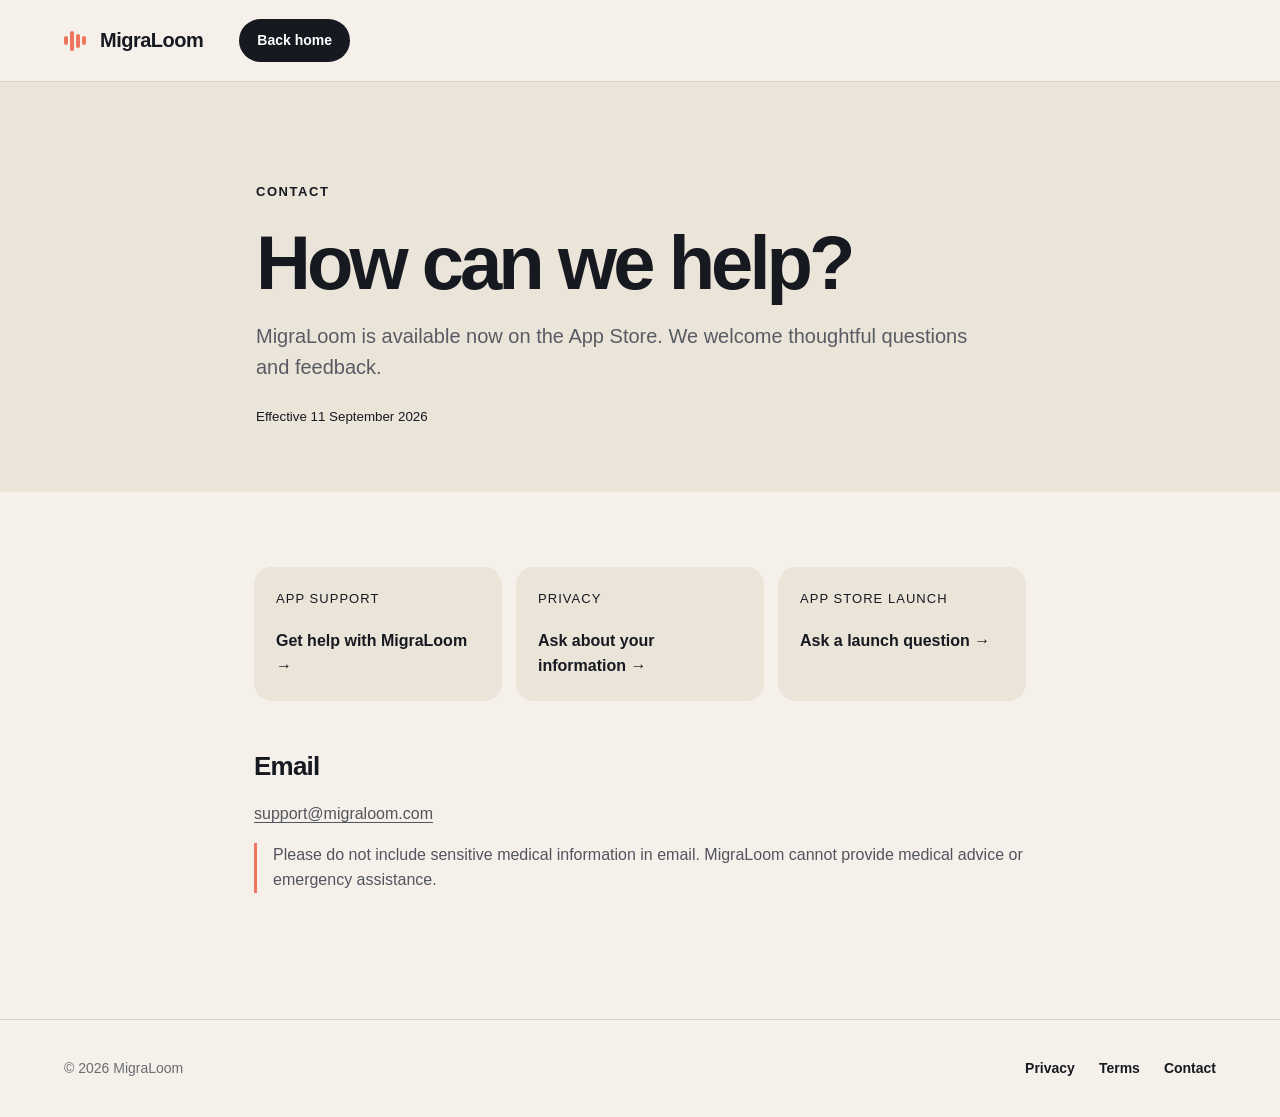
<file: contact.html>
<!DOCTYPE html><html lang="en"><head><meta charSet="utf-8"/><meta name="viewport" content="width=device-width, initial-scale=1"/><link rel="stylesheet" href="/_next/static/css/index.BSVLvqMe.css" data-rsc-css-href="/_next/static/css/index.BSVLvqMe.css" data-precedence="vite-rsc/importer-resources"/><link rel="modulepreload" fetchPriority="low" href="/_next/static/chunks/index-B4B8Bg9f.js"/><script src="/_next/static/chunks/rolldown-runtime-C60lm6uB.js" type="module" async=""></script><script src="/_next/static/chunks/framework-D_rUT4EX.js" type="module" async=""></script><script src="/_next/static/chunks/app-elements-H_Dr48wG.js" type="module" async=""></script><script src="/_next/static/chunks/hash-Cp347hhd.js" type="module" async=""></script><script src="/_next/static/chunks/record-uXSNv6cl.js" type="module" async=""></script><script src="/_next/static/chunks/app-rsc-cache-busting-CKoYsAqO.js" type="module" async=""></script><script src="/_next/static/chunks/app-rsc-render-mode-CvTCGruk.js" type="module" async=""></script><script src="/_next/static/chunks/headers-C_MtfdF4.js" type="module" async=""></script><script src="/_next/static/chunks/protocol-headers-B9-bVeat.js" type="module" async=""></script><script src="/_next/static/chunks/deployment-id-DFhHa9wO.js" type="module" async=""></script><script src="/_next/static/chunks/navigation-errors-D5LMQqDL.js" type="module" async=""></script><link rel="modulepreload" href="/_next/static/chunks/layout-segment-context-CssRRrkt.js" crossorigin=""/><link rel="modulepreload" href="/_next/static/chunks/link-Dt-snaNH.js" crossorigin=""/><link rel="modulepreload" href="/_next/static/chunks/app-route-prefetch-policy-KI8Z_zst.js" crossorigin=""/><link rel="modulepreload" href="/_next/static/chunks/query-DDhZxhdQ.js" crossorigin=""/><title>MigraLoom — Your migraine story, ready for the appointment</title><meta name="description" content="Capture migraine episodes in seconds and turn them into a calm timeline and visit-ready summary."/><link rel="shortcut icon" href="/favicon.svg"/><link rel="icon" href="/favicon.svg"/><script>Object.assign(((self[Symbol.for("vinext.navigationRuntime")]??={bootstrap:{routeManifest:null},functions:{}}).bootstrap.rsc??={rsc:[]}),{params:{},nav:{"pathname":"/contact","searchParams":[]}})</script><link rel="modulepreload" href="/_next/static/chunks/index-B4B8Bg9f.js" />
</head><body class="antialiased"><main class="legal-page"><nav class="nav-shell"><a href="/" class="wordmark"><span class="loom-mark" aria-hidden="true"><i></i><i></i><i></i><i></i></span>MigraLoom</a><a href="/" class="nav-cta">Back home</a></nav><header><p class="eyebrow">Contact</p><h1>How can we help?</h1><p>MigraLoom is available now on the App Store. We welcome thoughtful questions and feedback.</p><small>Effective 11 September 2026</small></header><article><div class="contact-grid"><a href="mailto:support@migraloom.com?subject=MigraLoom%20support"><span>App support</span><b>Get help with MigraLoom →</b></a><a href="mailto:support@migraloom.com?subject=MigraLoom%20privacy"><span>Privacy</span><b>Ask about your information →</b></a><a href="mailto:support@migraloom.com?subject=MigraLoom%20launch"><span>App Store launch</span><b>Ask a launch question →</b></a></div><h2>Email</h2><p><a href="mailto:support@migraloom.com">support@migraloom.com</a></p><p class="legal-note">Please do not include sensitive medical information in email. MigraLoom cannot provide medical advice or emergency assistance.</p></article><footer><span>© 2026 MigraLoom</span><div class="footer-links"><a href="/privacy">Privacy</a><a href="/terms">Terms</a><a href="/contact">Contact</a></div></footer></main><script type="module" src="/_next/static/chunks/index-B4B8Bg9f.js" id="_R_" async=""></script><script>((self[Symbol.for("vinext.navigationRuntime")]??={bootstrap:{routeManifest:null},functions:{}}).bootstrap.rsc??={rsc:[]}).rsc.push("0:{\"page:/contact\":\"$L1\",\"layout:/\":\"$L2\",\"route:/contact\":\"$L3\",\"__route\":\"route:/contact\",\"__interceptionContext\":null,\"__layoutIds\":[\"layout:/\"],\"__rootLayout\":\"/\",\"__bfcacheSegmentIdentities\":{\"layout:/\":\"[\\\"layout\\\",\\\"layout:/\\\",\\\"root-boundary:/\\\",\\\"\\\"]\",\"page:/contact\":\"[\\\"page\\\",\\\"page:/contact\\\",\\\"root-boundary:/\\\",\\\"[\\\\\\\"contact\\\\\\\"]\\\"]\"},\"__srcPage\":[\"contact\",\"page\"],\"__layoutFlags\":{\"layout:/\":\"s\"},\"__artifactCompatibility\":{\"schemaVersion\":1,\"graphVersion\":\"app-route-graph:318aadd87d565b98\",\"deploymentVersion\":\"9b0a1f5a-11ed-4836-8884-03500a6e5b8a\",\"appElementsSchemaVersion\":1,\"rscPayloadSchemaVersion\":1,\"rootBoundaryId\":\"/\",\"renderEpoch\":null}}\n")</script><script>((self[Symbol.for("vinext.navigationRuntime")]??={bootstrap:{routeManifest:null},functions:{}}).bootstrap.rsc??={rsc:[]}).rsc.push("4:I[\"8c0f216c4604\",[],\"Children\",1]\n")</script><script>((self[Symbol.for("vinext.navigationRuntime")]??={bootstrap:{routeManifest:null},functions:{}}).bootstrap.rsc??={rsc:[]}).rsc.push("5:I[\"593f344dc510\",[],\"GlobalErrorBoundary\",1]\n")</script><script>((self[Symbol.for("vinext.navigationRuntime")]??={bootstrap:{routeManifest:null},functions:{}}).bootstrap.rsc??={rsc:[]}).rsc.push("6:I[\"0b874ad30386\",[],\"default\",1]\n")</script><script>((self[Symbol.for("vinext.navigationRuntime")]??={bootstrap:{routeManifest:null},functions:{}}).bootstrap.rsc??={rsc:[]}).rsc.push("7:I[\"593f344dc510\",[],\"ErrorBoundary\",1]\n")</script><script>((self[Symbol.for("vinext.navigationRuntime")]??={bootstrap:{routeManifest:null},functions:{}}).bootstrap.rsc??={rsc:[]}).rsc.push("8:I[\"15c18cfaeeff\",[],\"LayoutSegmentProvider\",1]\n")</script><script>((self[Symbol.for("vinext.navigationRuntime")]??={bootstrap:{routeManifest:null},functions:{}}).bootstrap.rsc??={rsc:[]}).rsc.push("9:I[\"8c0f216c4604\",[],\"Slot\",1]\n")</script><script>((self[Symbol.for("vinext.navigationRuntime")]??={bootstrap:{routeManifest:null},functions:{}}).bootstrap.rsc??={rsc:[]}).rsc.push("a:I[\"593f344dc510\",[],\"NotFoundBoundary\",1]\n")</script><script>((self[Symbol.for("vinext.navigationRuntime")]??={bootstrap:{routeManifest:null},functions:{}}).bootstrap.rsc??={rsc:[]}).rsc.push("b:I[\"9276801271d6\",[],\"AppRouterScrollTarget\",1]\n")</script><script>((self[Symbol.for("vinext.navigationRuntime")]??={bootstrap:{routeManifest:null},functions:{}}).bootstrap.rsc??={rsc:[]}).rsc.push("c:I[\"593f344dc510\",[],\"RedirectBoundary\",1]\n")</script><script>((self[Symbol.for("vinext.navigationRuntime")]??={bootstrap:{routeManifest:null},functions:{}}).bootstrap.rsc??={rsc:[]}).rsc.push(":HL[\"/_next/static/css/index.BSVLvqMe.css\",\"style\"     ]\n")</script><script>((self[Symbol.for("vinext.navigationRuntime")]??={bootstrap:{routeManifest:null},functions:{}}).bootstrap.rsc??={rsc:[]}).rsc.push("2:[[[\"$\",\"link\",\"css:/_next/static/css/index.BSVLvqMe.css\",{\"rel\":\"stylesheet\",\"precedence\":\"vite-rsc/importer-resources\",\"href\":\"/_next/static/css/index.BSVLvqMe.css\",\"data-rsc-css-href\":\"/_next/static/css/index.BSVLvqMe.css\"}],\"$undefined\"],[\"$\",\"html\",null,{\"lang\":\"en\",\"children\":[\"$\",\"body\",null,{\"className\":\"antialiased\",\"children\":[\"$\",\"$L4\",null,{}]}]}]]\n")</script><script>((self[Symbol.for("vinext.navigationRuntime")]??={bootstrap:{routeManifest:null},functions:{}}).bootstrap.rsc??={rsc:[]}).rsc.push("3:[[[\"$\",\"meta\",null,{\"charSet\":\"utf-8\"}],[[\"$\",\"title\",\"0\",{\"children\":\"MigraLoom — Your migraine story, ready for the appointment\"}],[\"$\",\"meta\",\"1\",{\"name\":\"description\",\"content\":\"Capture migraine episodes in seconds and turn them into a calm timeline and visit-ready summary.\"}],[\"$\",\"link\",\"2\",{\"data-vinext-streamed-icon\":\"$undefined\",\"rel\":\"shortcut icon\",\"href\":\"/favicon.svg\",\"type\":\"$undefined\",\"sizes\":\"$undefined\",\"color\":\"$undefined\",\"media\":\"$undefined\",\"fetchPriority\":\"$undefined\"}],[\"$\",\"link\",\"3\",{\"data-vinext-streamed-icon\":\"$undefined\",\"rel\":\"icon\",\"href\":\"/favicon.svg\",\"type\":\"$undefined\",\"sizes\":\"$undefined\",\"color\":\"$undefined\",\"media\":\"$undefined\",\"fetchPriority\":\"$undefined\"}]],[[\"$\",\"meta\",\"0\",{\"name\":\"viewport\",\"content\":\"width=device-width, initial-scale=1\"}]]],[\"$\",\"$L5\",null,{\"fallback\":\"$6\",\"children\":[\"$\",\"$L7\",null,{\"fallback\":\"$6\",\"children\":[\"$\",\"$L8\",null,{\"providerId\":\"layout:/\",\"segmentMap\":{\"children\":[\"contact\"]},\"children\":[\"$\",\"$L9\",null,{\"id\":\"layout:/\",\"parallelSlots\":\"$undefined\",\"children\":[\"$\",\"$La\",null,{\"resetKey\":\"contact\",\"fallback\":[[\"$\",\"title\",null,{\"children\":\"404: This page could not be found.\"}],[\"$\",\"div\",null,{\"style\":{\"fontFamily\":\"system-ui,\\\"Segoe UI\\\",Roboto,Helvetica,Arial,sans-serif,\\\"Apple Color Emoji\\\",\\\"Segoe UI Emoji\\\"\",\"height\":\"100vh\",\"textAlign\":\"center\",\"display\":\"flex\",\"flexDirection\":\"column\",\"alignItems\":\"center\",\"justifyContent\":\"center\"},\"children\":[\"$\",\"div\",null,{\"children\":[[\"$\",\"style\",null,{\"dangerouslySetInnerHTML\":{\"__html\":\"body{color:#000;background:#fff;margin:0}.next-error-h1{border-right:1px solid rgba(0,0,0,.3)}@media (prefers-color-scheme:dark){body{color:#fff;background:#000}.next-error-h1{border-right:1px solid rgba(255,255,255,.3)}}\"}}],[\"$\",\"h1\",null,{\"className\":\"next-error-h1\",\"style\":{\"display\":\"inline-block\",\"margin\":\"0 20px 0 0\",\"padding\":\"0 23px 0 0\",\"fontSize\":24,\"fontWeight\":500,\"verticalAlign\":\"top\",\"lineHeight\":\"49px\"},\"children\":404}],[\"$\",\"div\",null,{\"style\":{\"display\":\"inline-block\"},\"children\":[\"$\",\"h2\",null,{\"style\":{\"fontSize\":14,\"fontWeight\":400,\"lineHeight\":\"49px\",\"margin\":0},\"children\":\"This page could not be found.\"}]}]]}]}]],\"children\":[\"$\",\"$Lb\",null,{\"children\":[\"$\",\"$Lc\",null,{\"children\":[[\"$\",\"$L8\",null,{\"providerId\":\"page:/contact\",\"segmentMap\":{\"children\":[\"__PAGE__\"]},\"children\":[\"$\",\"$L9\",null,{\"id\":\"page:/contact\"}]}],null]}]}]}]}]}]}]}],null,null]\n")</script><script>((self[Symbol.for("vinext.navigationRuntime")]??={bootstrap:{routeManifest:null},functions:{}}).bootstrap.rsc??={rsc:[]}).rsc.push("d:I[\"c2747888630f\",[],\"default\",1]\n")</script><script>((self[Symbol.for("vinext.navigationRuntime")]??={bootstrap:{routeManifest:null},functions:{}}).bootstrap.rsc??={rsc:[]}).rsc.push("1:[\"$\",\"main\",null,{\"className\":\"legal-page\",\"children\":[[\"$\",\"nav\",null,{\"className\":\"nav-shell\",\"children\":[[\"$\",\"$Ld\",null,{\"className\":\"wordmark\",\"href\":\"/\",\"children\":[[\"$\",\"span\",null,{\"className\":\"loom-mark\",\"aria-hidden\":\"true\",\"children\":[[\"$\",\"i\",null,{}],[\"$\",\"i\",null,{}],[\"$\",\"i\",null,{}],[\"$\",\"i\",null,{}]]}],\"MigraLoom\"]}],[\"$\",\"$Ld\",null,{\"className\":\"nav-cta\",\"href\":\"/\",\"children\":\"Back home\"}]]}],[\"$\",\"header\",null,{\"children\":[[\"$\",\"p\",null,{\"className\":\"eyebrow\",\"children\":\"Contact\"}],[\"$\",\"h1\",null,{\"children\":\"How can we help?\"}],[\"$\",\"p\",null,{\"children\":\"MigraLoom is available now on the App Store. We welcome thoughtful questions and feedback.\"}],[\"$\",\"small\",null,{\"children\":\"Effective 11 September 2026\"}]]}],[\"$\",\"article\",null,{\"children\":[[\"$\",\"div\",null,{\"className\":\"contact-grid\",\"children\":[[\"$\",\"a\",null,{\"href\":\"mailto:support@migraloom.com?subject=MigraLoom%20support\",\"children\":[[\"$\",\"span\",null,{\"children\":\"App support\"}],[\"$\",\"b\",null,{\"children\":\"Get help with MigraLoom →\"}]]}],[\"$\",\"a\",null,{\"href\":\"mailto:support@migraloom.com?subject=MigraLoom%20privacy\",\"children\":[[\"$\",\"span\",null,{\"children\":\"Privacy\"}],[\"$\",\"b\",null,{\"children\":\"Ask about your information →\"}]]}],[\"$\",\"a\",null,{\"href\":\"mailto:support@migraloom.com?subject=MigraLoom%20launch\",\"children\":[[\"$\",\"span\",null,{\"children\":\"App Store launch\"}],[\"$\",\"b\",null,{\"children\":\"Ask a launch question →\"}]]}]]}],[\"$\",\"h2\",null,{\"children\":\"Email\"}],[\"$\",\"p\",null,{\"children\":[\"$\",\"a\",null,{\"href\":\"mailto:support@migraloom.com\",\"children\":\"support@migraloom.com\"}]}],[\"$\",\"p\",null,{\"className\":\"legal-note\",\"children\":\"Please do not include sensitive medical information in email. MigraLoom cannot provide medical advice or emergency assistance.\"}]]}],[\"$\",\"footer\",null,{\"children\":[[\"$\",\"span\",null,{\"children\":\"© 2026 MigraLoom\"}],[\"$\",\"div\",null,{\"className\":\"footer-links\",\"children\":[[\"$\",\"$Ld\",null,{\"href\":\"/privacy\",\"children\":\"Privacy\"}],[\"$\",\"$Ld\",null,{\"href\":\"/terms\",\"children\":\"Terms\"}],[\"$\",\"$Ld\",null,{\"href\":\"/contact\",\"children\":\"Contact\"}]]}]]}]]}]\n")</script><script>Object.assign(((self[Symbol.for("vinext.navigationRuntime")]??={bootstrap:{routeManifest:null},functions:{}}).bootstrap.rsc??={rsc:[]}),{"initialCacheKind":"static"});((self[Symbol.for("vinext.navigationRuntime")]??={bootstrap:{routeManifest:null},functions:{}}).bootstrap.rsc??={rsc:[]}).done=true</script></body></html>
</file>
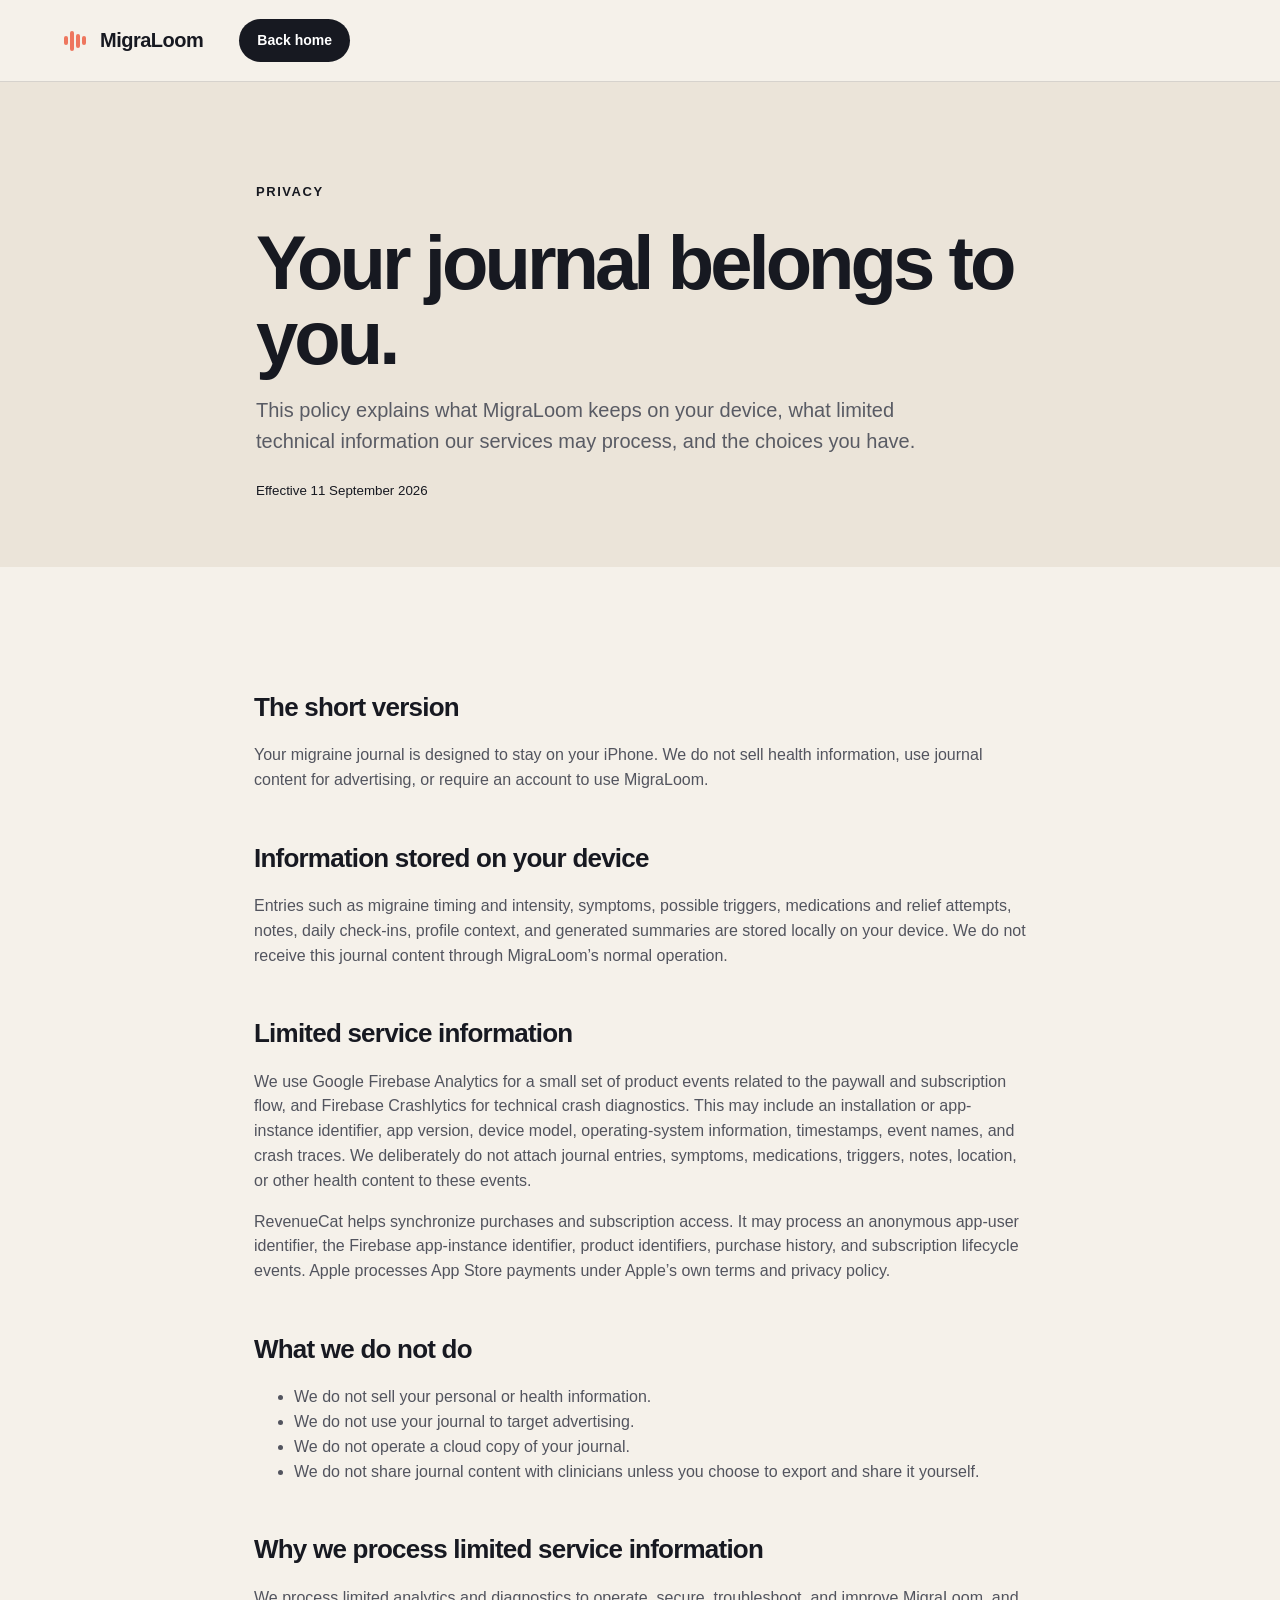
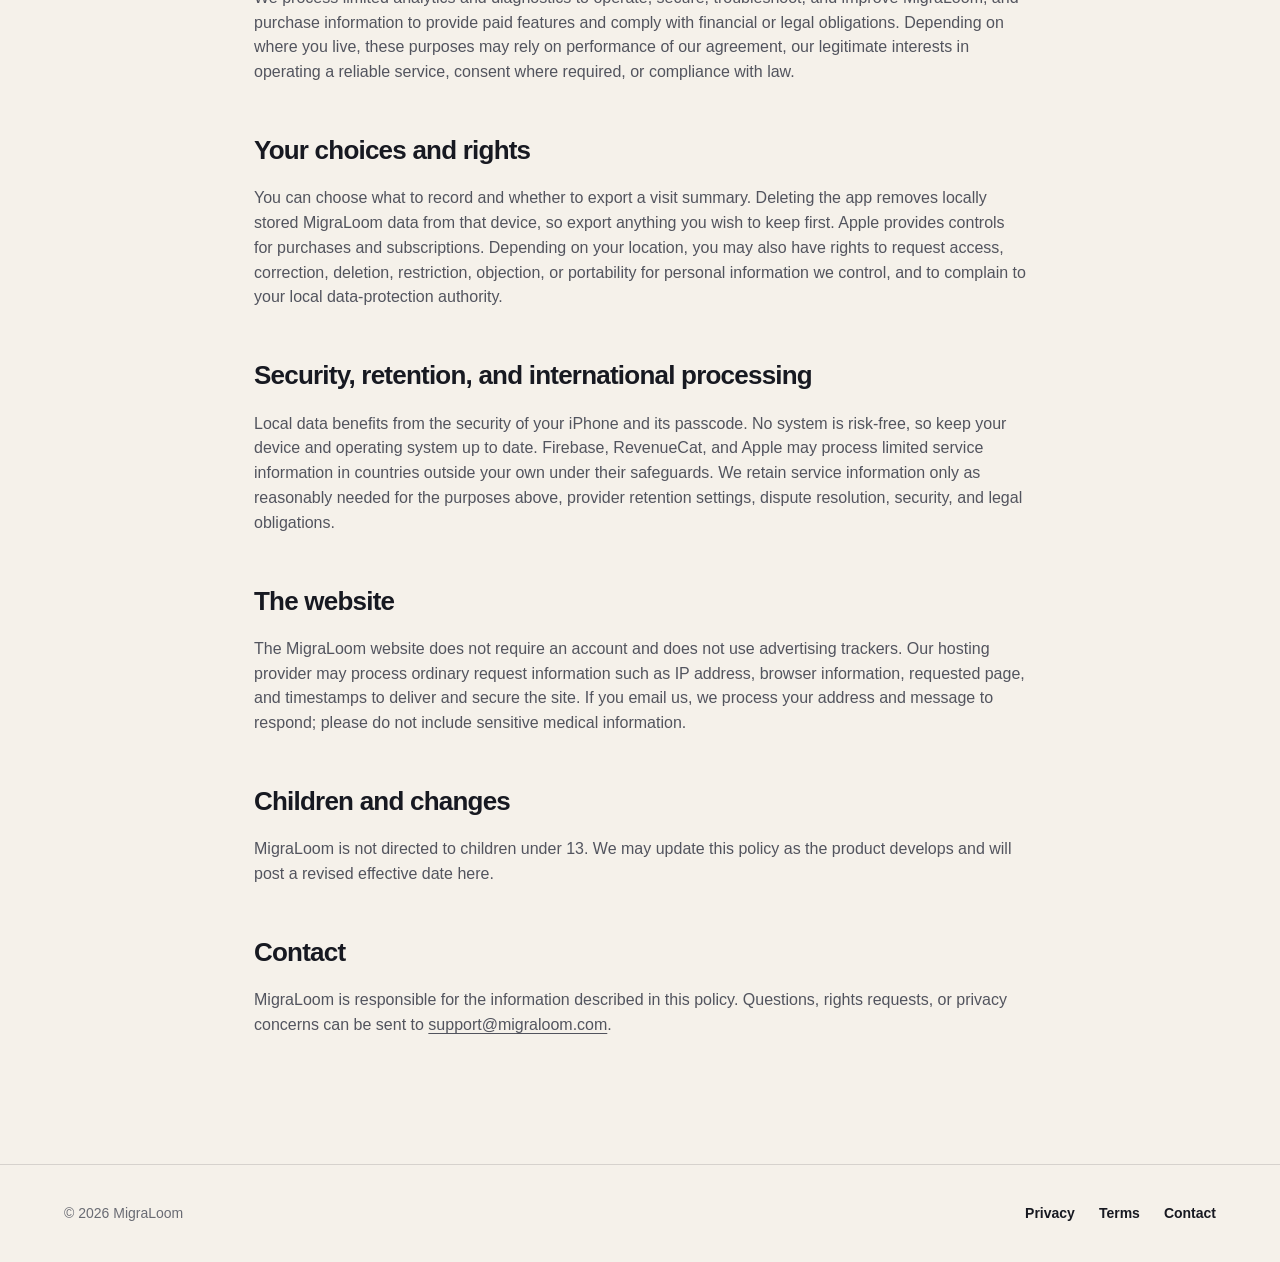
<file: privacy.html>
<!DOCTYPE html><html lang="en"><head><meta charSet="utf-8"/><meta name="viewport" content="width=device-width, initial-scale=1"/><link rel="stylesheet" href="/_next/static/css/index.BSVLvqMe.css" data-rsc-css-href="/_next/static/css/index.BSVLvqMe.css" data-precedence="vite-rsc/importer-resources"/><link rel="modulepreload" fetchPriority="low" href="/_next/static/chunks/index-B4B8Bg9f.js"/><script src="/_next/static/chunks/rolldown-runtime-C60lm6uB.js" type="module" async=""></script><script src="/_next/static/chunks/framework-D_rUT4EX.js" type="module" async=""></script><script src="/_next/static/chunks/app-elements-H_Dr48wG.js" type="module" async=""></script><script src="/_next/static/chunks/hash-Cp347hhd.js" type="module" async=""></script><script src="/_next/static/chunks/record-uXSNv6cl.js" type="module" async=""></script><script src="/_next/static/chunks/app-rsc-cache-busting-CKoYsAqO.js" type="module" async=""></script><script src="/_next/static/chunks/app-rsc-render-mode-CvTCGruk.js" type="module" async=""></script><script src="/_next/static/chunks/headers-C_MtfdF4.js" type="module" async=""></script><script src="/_next/static/chunks/protocol-headers-B9-bVeat.js" type="module" async=""></script><script src="/_next/static/chunks/deployment-id-DFhHa9wO.js" type="module" async=""></script><script src="/_next/static/chunks/navigation-errors-D5LMQqDL.js" type="module" async=""></script><link rel="modulepreload" href="/_next/static/chunks/layout-segment-context-CssRRrkt.js" crossorigin=""/><link rel="modulepreload" href="/_next/static/chunks/link-Dt-snaNH.js" crossorigin=""/><link rel="modulepreload" href="/_next/static/chunks/app-route-prefetch-policy-KI8Z_zst.js" crossorigin=""/><link rel="modulepreload" href="/_next/static/chunks/query-DDhZxhdQ.js" crossorigin=""/><title>MigraLoom — Your migraine story, ready for the appointment</title><meta name="description" content="Capture migraine episodes in seconds and turn them into a calm timeline and visit-ready summary."/><link rel="shortcut icon" href="/favicon.svg"/><link rel="icon" href="/favicon.svg"/><script>Object.assign(((self[Symbol.for("vinext.navigationRuntime")]??={bootstrap:{routeManifest:null},functions:{}}).bootstrap.rsc??={rsc:[]}),{params:{},nav:{"pathname":"/privacy","searchParams":[]}})</script><link rel="modulepreload" href="/_next/static/chunks/index-B4B8Bg9f.js" />
</head><body class="antialiased"><main class="legal-page"><nav class="nav-shell"><a href="/" class="wordmark"><span class="loom-mark" aria-hidden="true"><i></i><i></i><i></i><i></i></span>MigraLoom</a><a href="/" class="nav-cta">Back home</a></nav><header><p class="eyebrow">Privacy</p><h1>Your journal belongs to you.</h1><p>This policy explains what MigraLoom keeps on your device, what limited technical information our services may process, and the choices you have.</p><small>Effective 11 September 2026</small></header><article><h2>The short version</h2><p>Your migraine journal is designed to stay on your iPhone. We do not sell health information, use journal content for advertising, or require an account to use MigraLoom.</p><h2>Information stored on your device</h2><p>Entries such as migraine timing and intensity, symptoms, possible triggers, medications and relief attempts, notes, daily check-ins, profile context, and generated summaries are stored locally on your device. We do not receive this journal content through MigraLoom’s normal operation.</p><h2>Limited service information</h2><p>We use Google Firebase Analytics for a small set of product events related to the paywall and subscription flow, and Firebase Crashlytics for technical crash diagnostics. This may include an installation or app-instance identifier, app version, device model, operating-system information, timestamps, event names, and crash traces. We deliberately do not attach journal entries, symptoms, medications, triggers, notes, location, or other health content to these events.</p><p>RevenueCat helps synchronize purchases and subscription access. It may process an anonymous app-user identifier, the Firebase app-instance identifier, product identifiers, purchase history, and subscription lifecycle events. Apple processes App Store payments under Apple’s own terms and privacy policy.</p><h2>What we do not do</h2><ul><li>We do not sell your personal or health information.</li><li>We do not use your journal to target advertising.</li><li>We do not operate a cloud copy of your journal.</li><li>We do not share journal content with clinicians unless you choose to export and share it yourself.</li></ul><h2>Why we process limited service information</h2><p>We process limited analytics and diagnostics to operate, secure, troubleshoot, and improve MigraLoom, and purchase information to provide paid features and comply with financial or legal obligations. Depending on where you live, these purposes may rely on performance of our agreement, our legitimate interests in operating a reliable service, consent where required, or compliance with law.</p><h2>Your choices and rights</h2><p>You can choose what to record and whether to export a visit summary. Deleting the app removes locally stored MigraLoom data from that device, so export anything you wish to keep first. Apple provides controls for purchases and subscriptions. Depending on your location, you may also have rights to request access, correction, deletion, restriction, objection, or portability for personal information we control, and to complain to your local data-protection authority.</p><h2>Security, retention, and international processing</h2><p>Local data benefits from the security of your iPhone and its passcode. No system is risk-free, so keep your device and operating system up to date. Firebase, RevenueCat, and Apple may process limited service information in countries outside your own under their safeguards. We retain service information only as reasonably needed for the purposes above, provider retention settings, dispute resolution, security, and legal obligations.</p><h2>The website</h2><p>The MigraLoom website does not require an account and does not use advertising trackers. Our hosting provider may process ordinary request information such as IP address, browser information, requested page, and timestamps to deliver and secure the site. If you email us, we process your address and message to respond; please do not include sensitive medical information.</p><h2>Children and changes</h2><p>MigraLoom is not directed to children under 13. We may update this policy as the product develops and will post a revised effective date here.</p><h2>Contact</h2><p>MigraLoom is responsible for the information described in this policy. Questions, rights requests, or privacy concerns can be sent to <a href="mailto:support@migraloom.com">support@migraloom.com</a>.</p></article><footer><span>© 2026 MigraLoom</span><div class="footer-links"><a href="/privacy">Privacy</a><a href="/terms">Terms</a><a href="/contact">Contact</a></div></footer></main><script type="module" src="/_next/static/chunks/index-B4B8Bg9f.js" id="_R_" async=""></script><script>((self[Symbol.for("vinext.navigationRuntime")]??={bootstrap:{routeManifest:null},functions:{}}).bootstrap.rsc??={rsc:[]}).rsc.push("0:{\"page:/privacy\":\"$L1\",\"layout:/\":\"$L2\",\"route:/privacy\":\"$L3\",\"__route\":\"route:/privacy\",\"__interceptionContext\":null,\"__layoutIds\":[\"layout:/\"],\"__rootLayout\":\"/\",\"__bfcacheSegmentIdentities\":{\"layout:/\":\"[\\\"layout\\\",\\\"layout:/\\\",\\\"root-boundary:/\\\",\\\"\\\"]\",\"page:/privacy\":\"[\\\"page\\\",\\\"page:/privacy\\\",\\\"root-boundary:/\\\",\\\"[\\\\\\\"privacy\\\\\\\"]\\\"]\"},\"__srcPage\":[\"privacy\",\"page\"],\"__layoutFlags\":{\"layout:/\":\"s\"},\"__artifactCompatibility\":{\"schemaVersion\":1,\"graphVersion\":\"app-route-graph:cafd66b895952518\",\"deploymentVersion\":\"9b0a1f5a-11ed-4836-8884-03500a6e5b8a\",\"appElementsSchemaVersion\":1,\"rscPayloadSchemaVersion\":1,\"rootBoundaryId\":\"/\",\"renderEpoch\":null}}\n")</script><script>((self[Symbol.for("vinext.navigationRuntime")]??={bootstrap:{routeManifest:null},functions:{}}).bootstrap.rsc??={rsc:[]}).rsc.push("4:I[\"8c0f216c4604\",[],\"Children\",1]\n")</script><script>((self[Symbol.for("vinext.navigationRuntime")]??={bootstrap:{routeManifest:null},functions:{}}).bootstrap.rsc??={rsc:[]}).rsc.push("5:I[\"593f344dc510\",[],\"GlobalErrorBoundary\",1]\n")</script><script>((self[Symbol.for("vinext.navigationRuntime")]??={bootstrap:{routeManifest:null},functions:{}}).bootstrap.rsc??={rsc:[]}).rsc.push("6:I[\"0b874ad30386\",[],\"default\",1]\n")</script><script>((self[Symbol.for("vinext.navigationRuntime")]??={bootstrap:{routeManifest:null},functions:{}}).bootstrap.rsc??={rsc:[]}).rsc.push("7:I[\"593f344dc510\",[],\"ErrorBoundary\",1]\n")</script><script>((self[Symbol.for("vinext.navigationRuntime")]??={bootstrap:{routeManifest:null},functions:{}}).bootstrap.rsc??={rsc:[]}).rsc.push("8:I[\"15c18cfaeeff\",[],\"LayoutSegmentProvider\",1]\n")</script><script>((self[Symbol.for("vinext.navigationRuntime")]??={bootstrap:{routeManifest:null},functions:{}}).bootstrap.rsc??={rsc:[]}).rsc.push("9:I[\"8c0f216c4604\",[],\"Slot\",1]\n")</script><script>((self[Symbol.for("vinext.navigationRuntime")]??={bootstrap:{routeManifest:null},functions:{}}).bootstrap.rsc??={rsc:[]}).rsc.push("a:I[\"593f344dc510\",[],\"NotFoundBoundary\",1]\n")</script><script>((self[Symbol.for("vinext.navigationRuntime")]??={bootstrap:{routeManifest:null},functions:{}}).bootstrap.rsc??={rsc:[]}).rsc.push("b:I[\"9276801271d6\",[],\"AppRouterScrollTarget\",1]\n")</script><script>((self[Symbol.for("vinext.navigationRuntime")]??={bootstrap:{routeManifest:null},functions:{}}).bootstrap.rsc??={rsc:[]}).rsc.push("c:I[\"593f344dc510\",[],\"RedirectBoundary\",1]\n")</script><script>((self[Symbol.for("vinext.navigationRuntime")]??={bootstrap:{routeManifest:null},functions:{}}).bootstrap.rsc??={rsc:[]}).rsc.push(":HL[\"/_next/static/css/index.BSVLvqMe.css\",\"style\"     ]\n")</script><script>((self[Symbol.for("vinext.navigationRuntime")]??={bootstrap:{routeManifest:null},functions:{}}).bootstrap.rsc??={rsc:[]}).rsc.push("2:[[[\"$\",\"link\",\"css:/_next/static/css/index.BSVLvqMe.css\",{\"rel\":\"stylesheet\",\"precedence\":\"vite-rsc/importer-resources\",\"href\":\"/_next/static/css/index.BSVLvqMe.css\",\"data-rsc-css-href\":\"/_next/static/css/index.BSVLvqMe.css\"}],\"$undefined\"],[\"$\",\"html\",null,{\"lang\":\"en\",\"children\":[\"$\",\"body\",null,{\"className\":\"antialiased\",\"children\":[\"$\",\"$L4\",null,{}]}]}]]\n")</script><script>((self[Symbol.for("vinext.navigationRuntime")]??={bootstrap:{routeManifest:null},functions:{}}).bootstrap.rsc??={rsc:[]}).rsc.push("3:[[[\"$\",\"meta\",null,{\"charSet\":\"utf-8\"}],[[\"$\",\"title\",\"0\",{\"children\":\"MigraLoom — Your migraine story, ready for the appointment\"}],[\"$\",\"meta\",\"1\",{\"name\":\"description\",\"content\":\"Capture migraine episodes in seconds and turn them into a calm timeline and visit-ready summary.\"}],[\"$\",\"link\",\"2\",{\"data-vinext-streamed-icon\":\"$undefined\",\"rel\":\"shortcut icon\",\"href\":\"/favicon.svg\",\"type\":\"$undefined\",\"sizes\":\"$undefined\",\"color\":\"$undefined\",\"media\":\"$undefined\",\"fetchPriority\":\"$undefined\"}],[\"$\",\"link\",\"3\",{\"data-vinext-streamed-icon\":\"$undefined\",\"rel\":\"icon\",\"href\":\"/favicon.svg\",\"type\":\"$undefined\",\"sizes\":\"$undefined\",\"color\":\"$undefined\",\"media\":\"$undefined\",\"fetchPriority\":\"$undefined\"}]],[[\"$\",\"meta\",\"0\",{\"name\":\"viewport\",\"content\":\"width=device-width, initial-scale=1\"}]]],[\"$\",\"$L5\",null,{\"fallback\":\"$6\",\"children\":[\"$\",\"$L7\",null,{\"fallback\":\"$6\",\"children\":[\"$\",\"$L8\",null,{\"providerId\":\"layout:/\",\"segmentMap\":{\"children\":[\"privacy\"]},\"children\":[\"$\",\"$L9\",null,{\"id\":\"layout:/\",\"parallelSlots\":\"$undefined\",\"children\":[\"$\",\"$La\",null,{\"resetKey\":\"privacy\",\"fallback\":[[\"$\",\"title\",null,{\"children\":\"404: This page could not be found.\"}],[\"$\",\"div\",null,{\"style\":{\"fontFamily\":\"system-ui,\\\"Segoe UI\\\",Roboto,Helvetica,Arial,sans-serif,\\\"Apple Color Emoji\\\",\\\"Segoe UI Emoji\\\"\",\"height\":\"100vh\",\"textAlign\":\"center\",\"display\":\"flex\",\"flexDirection\":\"column\",\"alignItems\":\"center\",\"justifyContent\":\"center\"},\"children\":[\"$\",\"div\",null,{\"children\":[[\"$\",\"style\",null,{\"dangerouslySetInnerHTML\":{\"__html\":\"body{color:#000;background:#fff;margin:0}.next-error-h1{border-right:1px solid rgba(0,0,0,.3)}@media (prefers-color-scheme:dark){body{color:#fff;background:#000}.next-error-h1{border-right:1px solid rgba(255,255,255,.3)}}\"}}],[\"$\",\"h1\",null,{\"className\":\"next-error-h1\",\"style\":{\"display\":\"inline-block\",\"margin\":\"0 20px 0 0\",\"padding\":\"0 23px 0 0\",\"fontSize\":24,\"fontWeight\":500,\"verticalAlign\":\"top\",\"lineHeight\":\"49px\"},\"children\":404}],[\"$\",\"div\",null,{\"style\":{\"display\":\"inline-block\"},\"children\":[\"$\",\"h2\",null,{\"style\":{\"fontSize\":14,\"fontWeight\":400,\"lineHeight\":\"49px\",\"margin\":0},\"children\":\"This page could not be found.\"}]}]]}]}]],\"children\":[\"$\",\"$Lb\",null,{\"children\":[\"$\",\"$Lc\",null,{\"children\":[[\"$\",\"$L8\",null,{\"providerId\":\"page:/privacy\",\"segmentMap\":{\"children\":[\"__PAGE__\"]},\"children\":[\"$\",\"$L9\",null,{\"id\":\"page:/privacy\"}]}],null]}]}]}]}]}]}]}],null,null]\n")</script><script>((self[Symbol.for("vinext.navigationRuntime")]??={bootstrap:{routeManifest:null},functions:{}}).bootstrap.rsc??={rsc:[]}).rsc.push("d:I[\"c2747888630f\",[],\"default\",1]\n")</script><script>((self[Symbol.for("vinext.navigationRuntime")]??={bootstrap:{routeManifest:null},functions:{}}).bootstrap.rsc??={rsc:[]}).rsc.push("1:[\"$\",\"main\",null,{\"className\":\"legal-page\",\"children\":[[\"$\",\"nav\",null,{\"className\":\"nav-shell\",\"children\":[[\"$\",\"$Ld\",null,{\"className\":\"wordmark\",\"href\":\"/\",\"children\":[[\"$\",\"span\",null,{\"className\":\"loom-mark\",\"aria-hidden\":\"true\",\"children\":[[\"$\",\"i\",null,{}],[\"$\",\"i\",null,{}],[\"$\",\"i\",null,{}],[\"$\",\"i\",null,{}]]}],\"MigraLoom\"]}],[\"$\",\"$Ld\",null,{\"className\":\"nav-cta\",\"href\":\"/\",\"children\":\"Back home\"}]]}],[\"$\",\"header\",null,{\"children\":[[\"$\",\"p\",null,{\"className\":\"eyebrow\",\"children\":\"Privacy\"}],[\"$\",\"h1\",null,{\"children\":\"Your journal belongs to you.\"}],[\"$\",\"p\",null,{\"children\":\"This policy explains what MigraLoom keeps on your device, what limited technical information our services may process, and the choices you have.\"}],[\"$\",\"small\",null,{\"children\":\"Effective 11 September 2026\"}]]}],[\"$\",\"article\",null,{\"children\":[[\"$\",\"h2\",null,{\"children\":\"The short version\"}],[\"$\",\"p\",null,{\"children\":\"Your migraine journal is designed to stay on your iPhone. We do not sell health information, use journal content for advertising, or require an account to use MigraLoom.\"}],[\"$\",\"h2\",null,{\"children\":\"Information stored on your device\"}],[\"$\",\"p\",null,{\"children\":\"Entries such as migraine timing and intensity, symptoms, possible triggers, medications and relief attempts, notes, daily check-ins, profile context, and generated summaries are stored locally on your device. We do not receive this journal content through MigraLoom’s normal operation.\"}],[\"$\",\"h2\",null,{\"children\":\"Limited service information\"}],[\"$\",\"p\",null,{\"children\":\"We use Google Firebase Analytics for a small set of product events related to the paywall and subscription flow, and Firebase Crashlytics for technical crash diagnostics. This may include an installation or app-instance identifier, app version, device model, operating-system information, timestamps, event names, and crash traces. We deliberately do not attach journal entries, symptoms, medications, triggers, notes, location, or other health content to these events.\"}],[\"$\",\"p\",null,{\"children\":\"RevenueCat helps synchronize purchases and subscription access. It may process an anonymous app-user identifier, the Firebase app-instance identifier, product identifiers, purchase history, and subscription lifecycle events. Apple processes App Store payments under Apple’s own terms and privacy policy.\"}],[\"$\",\"h2\",null,{\"children\":\"What we do not do\"}],[\"$\",\"ul\",null,{\"children\":[[\"$\",\"li\",null,{\"children\":\"We do not sell your personal or health information.\"}],[\"$\",\"li\",null,{\"children\":\"We do not use your journal to target advertising.\"}],[\"$\",\"li\",null,{\"children\":\"We do not operate a cloud copy of your journal.\"}],[\"$\",\"li\",null,{\"children\":\"We do not share journal content with clinicians unless you choose to export and share it yourself.\"}]]}],[\"$\",\"h2\",null,{\"children\":\"Why we process limited service information\"}],[\"$\",\"p\",null,{\"children\":\"We process limited analytics and diagnostics to operate, secure, troubleshoot, and improve MigraLoom, and purchase information to provide paid features and comply with financial or legal obligations. Depending on where you live, these purposes may rely on performance of our agreement, our legitimate interests in operating a reliable service, consent where required, or compliance with law.\"}],[\"$\",\"h2\",null,{\"children\":\"Your choices and rights\"}],[\"$\",\"p\",null,{\"children\":\"You can choose what to record and whether to export a visit summary. Deleting the app removes locally stored MigraLoom data from that device, so export anything you wish to keep first. Apple provides controls for purchases and subscriptions. Depending on your location, you may also have rights to request access, correction, deletion, restriction, objection, or portability for personal information we control, and to complain to your local data-protection authority.\"}],\"$Le\",\"$Lf\",\"$L10\",\"$L11\",\"$L12\",\"$L13\",\"$L14\",\"$L15\"]}],\"$L16\"]}]\n")</script><script>((self[Symbol.for("vinext.navigationRuntime")]??={bootstrap:{routeManifest:null},functions:{}}).bootstrap.rsc??={rsc:[]}).rsc.push("e:[\"$\",\"h2\",null,{\"children\":\"Security, retention, and international processing\"}]\n")</script><script>((self[Symbol.for("vinext.navigationRuntime")]??={bootstrap:{routeManifest:null},functions:{}}).bootstrap.rsc??={rsc:[]}).rsc.push("f:[\"$\",\"p\",null,{\"children\":\"Local data benefits from the security of your iPhone and its passcode. No system is risk-free, so keep your device and operating system up to date. Firebase, RevenueCat, and Apple may process limited service information in countries outside your own under their safeguards. We retain service information only as reasonably needed for the purposes above, provider retention settings, dispute resolution, security, and legal obligations.\"}]\n")</script><script>((self[Symbol.for("vinext.navigationRuntime")]??={bootstrap:{routeManifest:null},functions:{}}).bootstrap.rsc??={rsc:[]}).rsc.push("10:[\"$\",\"h2\",null,{\"children\":\"The website\"}]\n")</script><script>((self[Symbol.for("vinext.navigationRuntime")]??={bootstrap:{routeManifest:null},functions:{}}).bootstrap.rsc??={rsc:[]}).rsc.push("11:[\"$\",\"p\",null,{\"children\":\"The MigraLoom website does not require an account and does not use advertising trackers. Our hosting provider may process ordinary request information such as IP address, browser information, requested page, and timestamps to deliver and secure the site. If you email us, we process your address and message to respond; please do not include sensitive medical information.\"}]\n")</script><script>((self[Symbol.for("vinext.navigationRuntime")]??={bootstrap:{routeManifest:null},functions:{}}).bootstrap.rsc??={rsc:[]}).rsc.push("12:[\"$\",\"h2\",null,{\"children\":\"Children and changes\"}]\n")</script><script>((self[Symbol.for("vinext.navigationRuntime")]??={bootstrap:{routeManifest:null},functions:{}}).bootstrap.rsc??={rsc:[]}).rsc.push("13:[\"$\",\"p\",null,{\"children\":\"MigraLoom is not directed to children under 13. We may update this policy as the product develops and will post a revised effective date here.\"}]\n")</script><script>((self[Symbol.for("vinext.navigationRuntime")]??={bootstrap:{routeManifest:null},functions:{}}).bootstrap.rsc??={rsc:[]}).rsc.push("14:[\"$\",\"h2\",null,{\"children\":\"Contact\"}]\n")</script><script>((self[Symbol.for("vinext.navigationRuntime")]??={bootstrap:{routeManifest:null},functions:{}}).bootstrap.rsc??={rsc:[]}).rsc.push("15:[\"$\",\"p\",null,{\"children\":[\"MigraLoom is responsible for the information described in this policy. Questions, rights requests, or privacy concerns can be sent to \",[\"$\",\"a\",null,{\"href\":\"mailto:support@migraloom.com\",\"children\":\"support@migraloom.com\"}],\".\"]}]\n")</script><script>((self[Symbol.for("vinext.navigationRuntime")]??={bootstrap:{routeManifest:null},functions:{}}).bootstrap.rsc??={rsc:[]}).rsc.push("16:[\"$\",\"footer\",null,{\"children\":[[\"$\",\"span\",null,{\"children\":\"© 2026 MigraLoom\"}],[\"$\",\"div\",null,{\"className\":\"footer-links\",\"children\":[[\"$\",\"$Ld\",null,{\"href\":\"/privacy\",\"children\":\"Privacy\"}],[\"$\",\"$Ld\",null,{\"href\":\"/terms\",\"children\":\"Terms\"}],[\"$\",\"$Ld\",null,{\"href\":\"/contact\",\"children\":\"Contact\"}]]}]]}]\n")</script><script>Object.assign(((self[Symbol.for("vinext.navigationRuntime")]??={bootstrap:{routeManifest:null},functions:{}}).bootstrap.rsc??={rsc:[]}),{"initialCacheKind":"static"});((self[Symbol.for("vinext.navigationRuntime")]??={bootstrap:{routeManifest:null},functions:{}}).bootstrap.rsc??={rsc:[]}).done=true</script></body></html>
</file>
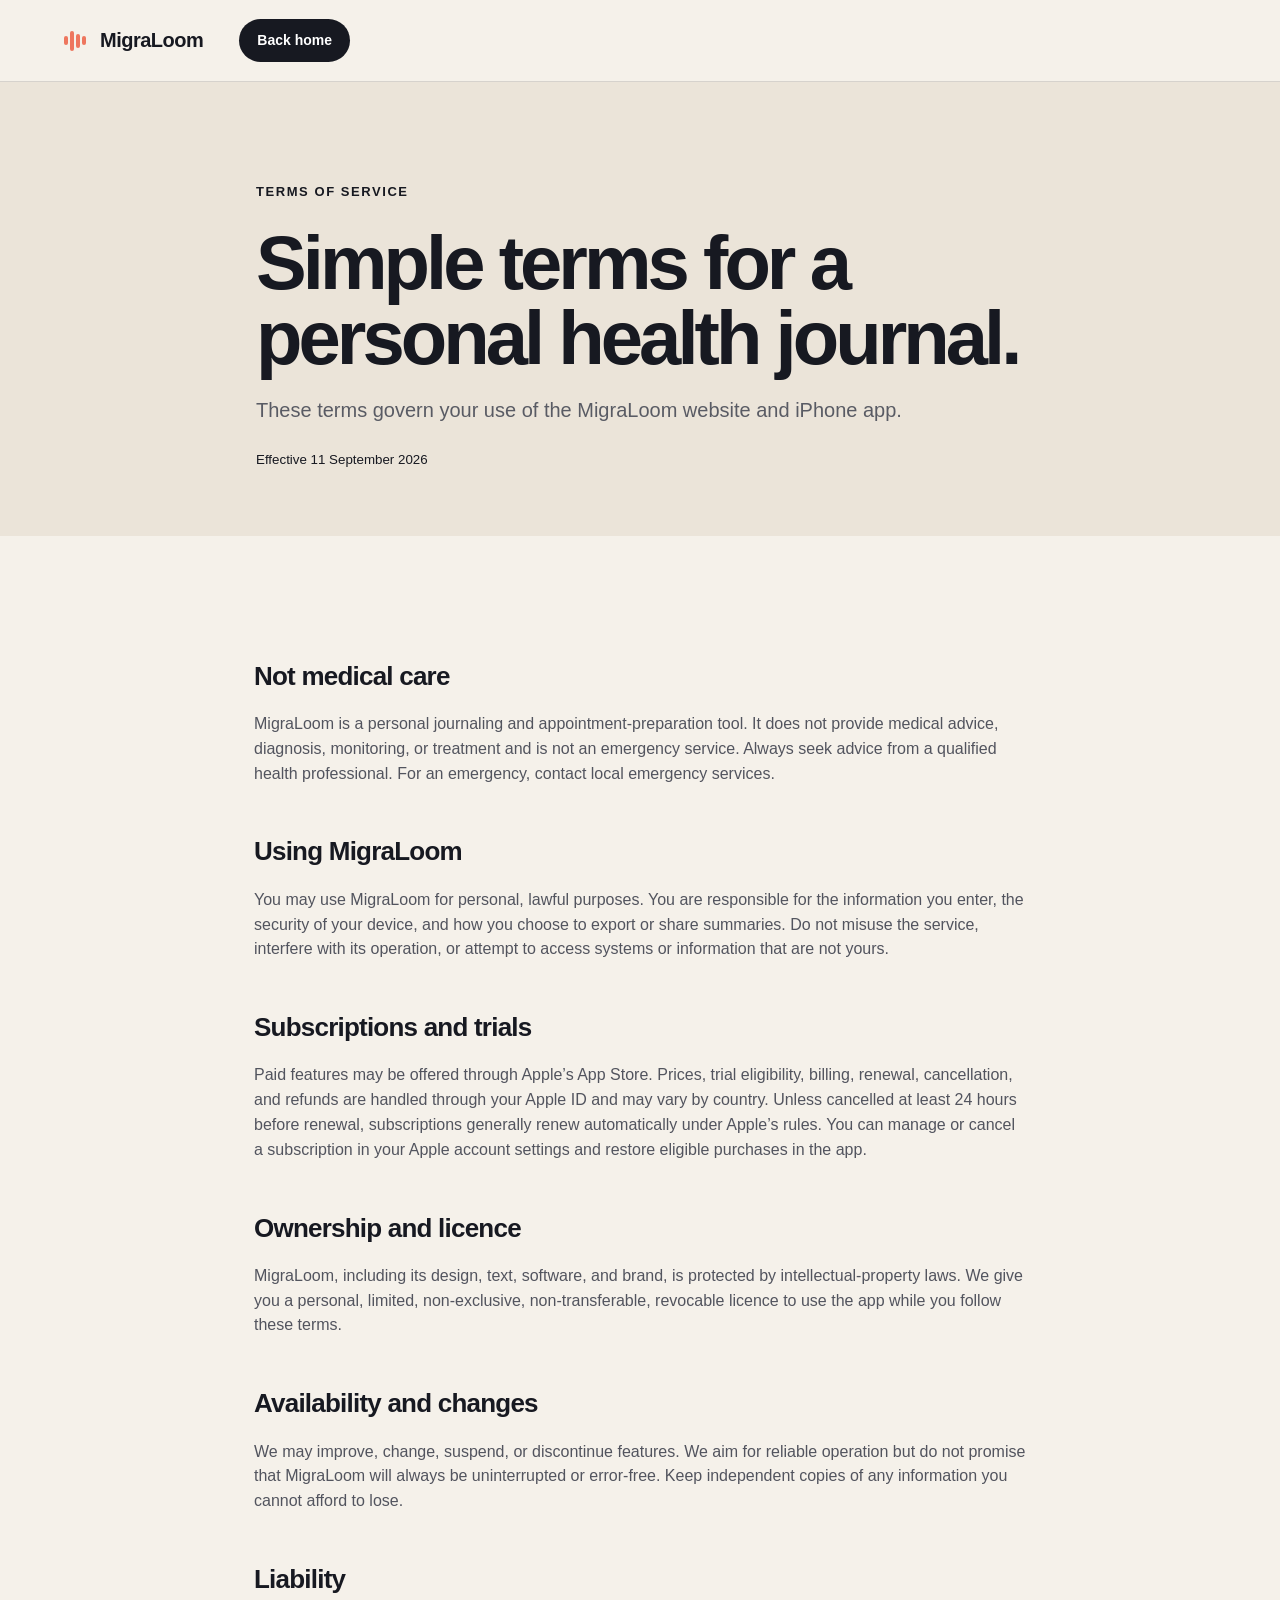
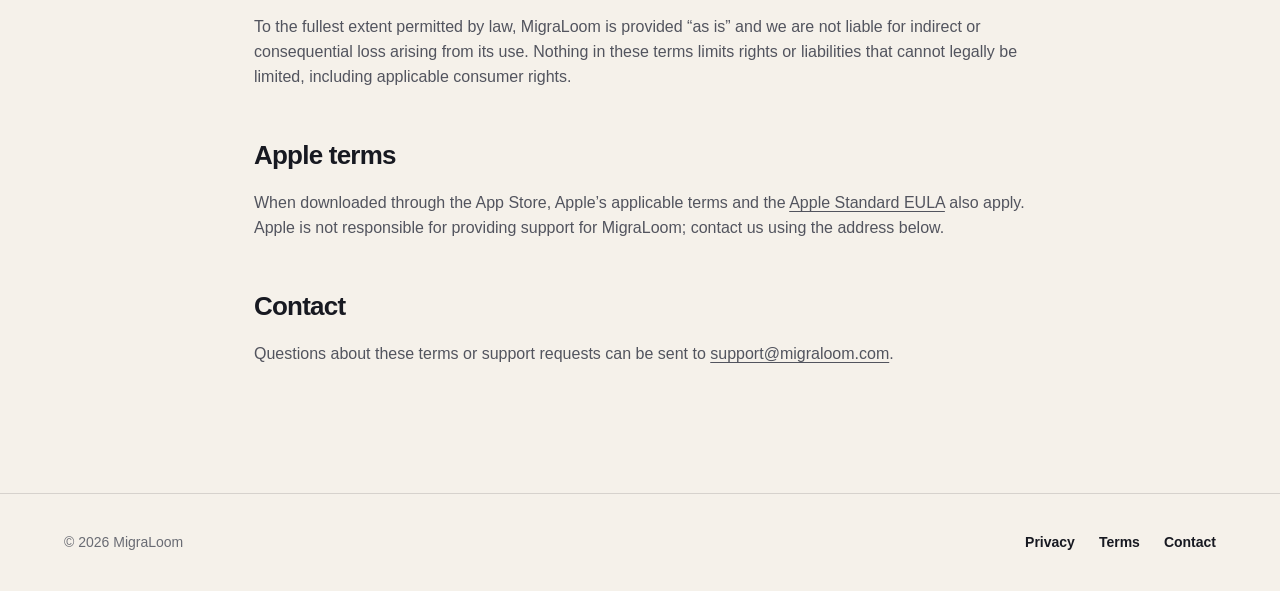
<file: terms.html>
<!DOCTYPE html><html lang="en"><head><meta charSet="utf-8"/><meta name="viewport" content="width=device-width, initial-scale=1"/><link rel="stylesheet" href="/_next/static/css/index.BSVLvqMe.css" data-rsc-css-href="/_next/static/css/index.BSVLvqMe.css" data-precedence="vite-rsc/importer-resources"/><link rel="modulepreload" fetchPriority="low" href="/_next/static/chunks/index-B4B8Bg9f.js"/><script src="/_next/static/chunks/rolldown-runtime-C60lm6uB.js" type="module" async=""></script><script src="/_next/static/chunks/framework-D_rUT4EX.js" type="module" async=""></script><script src="/_next/static/chunks/app-elements-H_Dr48wG.js" type="module" async=""></script><script src="/_next/static/chunks/hash-Cp347hhd.js" type="module" async=""></script><script src="/_next/static/chunks/record-uXSNv6cl.js" type="module" async=""></script><script src="/_next/static/chunks/app-rsc-cache-busting-CKoYsAqO.js" type="module" async=""></script><script src="/_next/static/chunks/app-rsc-render-mode-CvTCGruk.js" type="module" async=""></script><script src="/_next/static/chunks/headers-C_MtfdF4.js" type="module" async=""></script><script src="/_next/static/chunks/protocol-headers-B9-bVeat.js" type="module" async=""></script><script src="/_next/static/chunks/deployment-id-DFhHa9wO.js" type="module" async=""></script><script src="/_next/static/chunks/navigation-errors-D5LMQqDL.js" type="module" async=""></script><link rel="modulepreload" href="/_next/static/chunks/layout-segment-context-CssRRrkt.js" crossorigin=""/><link rel="modulepreload" href="/_next/static/chunks/link-Dt-snaNH.js" crossorigin=""/><link rel="modulepreload" href="/_next/static/chunks/app-route-prefetch-policy-KI8Z_zst.js" crossorigin=""/><link rel="modulepreload" href="/_next/static/chunks/query-DDhZxhdQ.js" crossorigin=""/><title>MigraLoom — Your migraine story, ready for the appointment</title><meta name="description" content="Capture migraine episodes in seconds and turn them into a calm timeline and visit-ready summary."/><link rel="shortcut icon" href="/favicon.svg"/><link rel="icon" href="/favicon.svg"/><script>Object.assign(((self[Symbol.for("vinext.navigationRuntime")]??={bootstrap:{routeManifest:null},functions:{}}).bootstrap.rsc??={rsc:[]}),{params:{},nav:{"pathname":"/terms","searchParams":[]}})</script><link rel="modulepreload" href="/_next/static/chunks/index-B4B8Bg9f.js" />
</head><body class="antialiased"><main class="legal-page"><nav class="nav-shell"><a href="/" class="wordmark"><span class="loom-mark" aria-hidden="true"><i></i><i></i><i></i><i></i></span>MigraLoom</a><a href="/" class="nav-cta">Back home</a></nav><header><p class="eyebrow">Terms of service</p><h1>Simple terms for a personal health journal.</h1><p>These terms govern your use of the MigraLoom website and iPhone app.</p><small>Effective 11 September 2026</small></header><article><h2>Not medical care</h2><p>MigraLoom is a personal journaling and appointment-preparation tool. It does not provide medical advice, diagnosis, monitoring, or treatment and is not an emergency service. Always seek advice from a qualified health professional. For an emergency, contact local emergency services.</p><h2>Using MigraLoom</h2><p>You may use MigraLoom for personal, lawful purposes. You are responsible for the information you enter, the security of your device, and how you choose to export or share summaries. Do not misuse the service, interfere with its operation, or attempt to access systems or information that are not yours.</p><h2>Subscriptions and trials</h2><p>Paid features may be offered through Apple’s App Store. Prices, trial eligibility, billing, renewal, cancellation, and refunds are handled through your Apple ID and may vary by country. Unless cancelled at least 24 hours before renewal, subscriptions generally renew automatically under Apple’s rules. You can manage or cancel a subscription in your Apple account settings and restore eligible purchases in the app.</p><h2>Ownership and licence</h2><p>MigraLoom, including its design, text, software, and brand, is protected by intellectual-property laws. We give you a personal, limited, non-exclusive, non-transferable, revocable licence to use the app while you follow these terms.</p><h2>Availability and changes</h2><p>We may improve, change, suspend, or discontinue features. We aim for reliable operation but do not promise that MigraLoom will always be uninterrupted or error-free. Keep independent copies of any information you cannot afford to lose.</p><h2>Liability</h2><p>To the fullest extent permitted by law, MigraLoom is provided “as is” and we are not liable for indirect or consequential loss arising from its use. Nothing in these terms limits rights or liabilities that cannot legally be limited, including applicable consumer rights.</p><h2>Apple terms</h2><p>When downloaded through the App Store, Apple’s applicable terms and the <a href="https://www.apple.com/legal/internet-services/itunes/dev/stdeula/">Apple Standard EULA</a> also apply. Apple is not responsible for providing support for MigraLoom; contact us using the address below.</p><h2>Contact</h2><p>Questions about these terms or support requests can be sent to <a href="mailto:support@migraloom.com">support@migraloom.com</a>.</p></article><footer><span>© 2026 MigraLoom</span><div class="footer-links"><a href="/privacy">Privacy</a><a href="/terms">Terms</a><a href="/contact">Contact</a></div></footer></main><script type="module" src="/_next/static/chunks/index-B4B8Bg9f.js" id="_R_" async=""></script><script>((self[Symbol.for("vinext.navigationRuntime")]??={bootstrap:{routeManifest:null},functions:{}}).bootstrap.rsc??={rsc:[]}).rsc.push("0:{\"page:/terms\":\"$L1\",\"layout:/\":\"$L2\",\"route:/terms\":\"$L3\",\"__route\":\"route:/terms\",\"__interceptionContext\":null,\"__layoutIds\":[\"layout:/\"],\"__rootLayout\":\"/\",\"__bfcacheSegmentIdentities\":{\"layout:/\":\"[\\\"layout\\\",\\\"layout:/\\\",\\\"root-boundary:/\\\",\\\"\\\"]\",\"page:/terms\":\"[\\\"page\\\",\\\"page:/terms\\\",\\\"root-boundary:/\\\",\\\"[\\\\\\\"terms\\\\\\\"]\\\"]\"},\"__srcPage\":[\"terms\",\"page\"],\"__layoutFlags\":{\"layout:/\":\"s\"},\"__artifactCompatibility\":{\"schemaVersion\":1,\"graphVersion\":\"app-route-graph:5a63e8001b397b10\",\"deploymentVersion\":\"9b0a1f5a-11ed-4836-8884-03500a6e5b8a\",\"appElementsSchemaVersion\":1,\"rscPayloadSchemaVersion\":1,\"rootBoundaryId\":\"/\",\"renderEpoch\":null}}\n")</script><script>((self[Symbol.for("vinext.navigationRuntime")]??={bootstrap:{routeManifest:null},functions:{}}).bootstrap.rsc??={rsc:[]}).rsc.push("4:I[\"8c0f216c4604\",[],\"Children\",1]\n")</script><script>((self[Symbol.for("vinext.navigationRuntime")]??={bootstrap:{routeManifest:null},functions:{}}).bootstrap.rsc??={rsc:[]}).rsc.push("5:I[\"593f344dc510\",[],\"GlobalErrorBoundary\",1]\n")</script><script>((self[Symbol.for("vinext.navigationRuntime")]??={bootstrap:{routeManifest:null},functions:{}}).bootstrap.rsc??={rsc:[]}).rsc.push("6:I[\"0b874ad30386\",[],\"default\",1]\n")</script><script>((self[Symbol.for("vinext.navigationRuntime")]??={bootstrap:{routeManifest:null},functions:{}}).bootstrap.rsc??={rsc:[]}).rsc.push("7:I[\"593f344dc510\",[],\"ErrorBoundary\",1]\n")</script><script>((self[Symbol.for("vinext.navigationRuntime")]??={bootstrap:{routeManifest:null},functions:{}}).bootstrap.rsc??={rsc:[]}).rsc.push("8:I[\"15c18cfaeeff\",[],\"LayoutSegmentProvider\",1]\n")</script><script>((self[Symbol.for("vinext.navigationRuntime")]??={bootstrap:{routeManifest:null},functions:{}}).bootstrap.rsc??={rsc:[]}).rsc.push("9:I[\"8c0f216c4604\",[],\"Slot\",1]\n")</script><script>((self[Symbol.for("vinext.navigationRuntime")]??={bootstrap:{routeManifest:null},functions:{}}).bootstrap.rsc??={rsc:[]}).rsc.push("a:I[\"593f344dc510\",[],\"NotFoundBoundary\",1]\n")</script><script>((self[Symbol.for("vinext.navigationRuntime")]??={bootstrap:{routeManifest:null},functions:{}}).bootstrap.rsc??={rsc:[]}).rsc.push("b:I[\"9276801271d6\",[],\"AppRouterScrollTarget\",1]\n")</script><script>((self[Symbol.for("vinext.navigationRuntime")]??={bootstrap:{routeManifest:null},functions:{}}).bootstrap.rsc??={rsc:[]}).rsc.push("c:I[\"593f344dc510\",[],\"RedirectBoundary\",1]\n")</script><script>((self[Symbol.for("vinext.navigationRuntime")]??={bootstrap:{routeManifest:null},functions:{}}).bootstrap.rsc??={rsc:[]}).rsc.push(":HL[\"/_next/static/css/index.BSVLvqMe.css\",\"style\"     ]\n")</script><script>((self[Symbol.for("vinext.navigationRuntime")]??={bootstrap:{routeManifest:null},functions:{}}).bootstrap.rsc??={rsc:[]}).rsc.push("2:[[[\"$\",\"link\",\"css:/_next/static/css/index.BSVLvqMe.css\",{\"rel\":\"stylesheet\",\"precedence\":\"vite-rsc/importer-resources\",\"href\":\"/_next/static/css/index.BSVLvqMe.css\",\"data-rsc-css-href\":\"/_next/static/css/index.BSVLvqMe.css\"}],\"$undefined\"],[\"$\",\"html\",null,{\"lang\":\"en\",\"children\":[\"$\",\"body\",null,{\"className\":\"antialiased\",\"children\":[\"$\",\"$L4\",null,{}]}]}]]\n")</script><script>((self[Symbol.for("vinext.navigationRuntime")]??={bootstrap:{routeManifest:null},functions:{}}).bootstrap.rsc??={rsc:[]}).rsc.push("3:[[[\"$\",\"meta\",null,{\"charSet\":\"utf-8\"}],[[\"$\",\"title\",\"0\",{\"children\":\"MigraLoom — Your migraine story, ready for the appointment\"}],[\"$\",\"meta\",\"1\",{\"name\":\"description\",\"content\":\"Capture migraine episodes in seconds and turn them into a calm timeline and visit-ready summary.\"}],[\"$\",\"link\",\"2\",{\"data-vinext-streamed-icon\":\"$undefined\",\"rel\":\"shortcut icon\",\"href\":\"/favicon.svg\",\"type\":\"$undefined\",\"sizes\":\"$undefined\",\"color\":\"$undefined\",\"media\":\"$undefined\",\"fetchPriority\":\"$undefined\"}],[\"$\",\"link\",\"3\",{\"data-vinext-streamed-icon\":\"$undefined\",\"rel\":\"icon\",\"href\":\"/favicon.svg\",\"type\":\"$undefined\",\"sizes\":\"$undefined\",\"color\":\"$undefined\",\"media\":\"$undefined\",\"fetchPriority\":\"$undefined\"}]],[[\"$\",\"meta\",\"0\",{\"name\":\"viewport\",\"content\":\"width=device-width, initial-scale=1\"}]]],[\"$\",\"$L5\",null,{\"fallback\":\"$6\",\"children\":[\"$\",\"$L7\",null,{\"fallback\":\"$6\",\"children\":[\"$\",\"$L8\",null,{\"providerId\":\"layout:/\",\"segmentMap\":{\"children\":[\"terms\"]},\"children\":[\"$\",\"$L9\",null,{\"id\":\"layout:/\",\"parallelSlots\":\"$undefined\",\"children\":[\"$\",\"$La\",null,{\"resetKey\":\"terms\",\"fallback\":[[\"$\",\"title\",null,{\"children\":\"404: This page could not be found.\"}],[\"$\",\"div\",null,{\"style\":{\"fontFamily\":\"system-ui,\\\"Segoe UI\\\",Roboto,Helvetica,Arial,sans-serif,\\\"Apple Color Emoji\\\",\\\"Segoe UI Emoji\\\"\",\"height\":\"100vh\",\"textAlign\":\"center\",\"display\":\"flex\",\"flexDirection\":\"column\",\"alignItems\":\"center\",\"justifyContent\":\"center\"},\"children\":[\"$\",\"div\",null,{\"children\":[[\"$\",\"style\",null,{\"dangerouslySetInnerHTML\":{\"__html\":\"body{color:#000;background:#fff;margin:0}.next-error-h1{border-right:1px solid rgba(0,0,0,.3)}@media (prefers-color-scheme:dark){body{color:#fff;background:#000}.next-error-h1{border-right:1px solid rgba(255,255,255,.3)}}\"}}],[\"$\",\"h1\",null,{\"className\":\"next-error-h1\",\"style\":{\"display\":\"inline-block\",\"margin\":\"0 20px 0 0\",\"padding\":\"0 23px 0 0\",\"fontSize\":24,\"fontWeight\":500,\"verticalAlign\":\"top\",\"lineHeight\":\"49px\"},\"children\":404}],[\"$\",\"div\",null,{\"style\":{\"display\":\"inline-block\"},\"children\":[\"$\",\"h2\",null,{\"style\":{\"fontSize\":14,\"fontWeight\":400,\"lineHeight\":\"49px\",\"margin\":0},\"children\":\"This page could not be found.\"}]}]]}]}]],\"children\":[\"$\",\"$Lb\",null,{\"children\":[\"$\",\"$Lc\",null,{\"children\":[[\"$\",\"$L8\",null,{\"providerId\":\"page:/terms\",\"segmentMap\":{\"children\":[\"__PAGE__\"]},\"children\":[\"$\",\"$L9\",null,{\"id\":\"page:/terms\"}]}],null]}]}]}]}]}]}]}],null,null]\n")</script><script>((self[Symbol.for("vinext.navigationRuntime")]??={bootstrap:{routeManifest:null},functions:{}}).bootstrap.rsc??={rsc:[]}).rsc.push("d:I[\"c2747888630f\",[],\"default\",1]\n")</script><script>((self[Symbol.for("vinext.navigationRuntime")]??={bootstrap:{routeManifest:null},functions:{}}).bootstrap.rsc??={rsc:[]}).rsc.push("1:[\"$\",\"main\",null,{\"className\":\"legal-page\",\"children\":[[\"$\",\"nav\",null,{\"className\":\"nav-shell\",\"children\":[[\"$\",\"$Ld\",null,{\"className\":\"wordmark\",\"href\":\"/\",\"children\":[[\"$\",\"span\",null,{\"className\":\"loom-mark\",\"aria-hidden\":\"true\",\"children\":[[\"$\",\"i\",null,{}],[\"$\",\"i\",null,{}],[\"$\",\"i\",null,{}],[\"$\",\"i\",null,{}]]}],\"MigraLoom\"]}],[\"$\",\"$Ld\",null,{\"className\":\"nav-cta\",\"href\":\"/\",\"children\":\"Back home\"}]]}],[\"$\",\"header\",null,{\"children\":[[\"$\",\"p\",null,{\"className\":\"eyebrow\",\"children\":\"Terms of service\"}],[\"$\",\"h1\",null,{\"children\":\"Simple terms for a personal health journal.\"}],[\"$\",\"p\",null,{\"children\":\"These terms govern your use of the MigraLoom website and iPhone app.\"}],[\"$\",\"small\",null,{\"children\":\"Effective 11 September 2026\"}]]}],[\"$\",\"article\",null,{\"children\":[[\"$\",\"h2\",null,{\"children\":\"Not medical care\"}],[\"$\",\"p\",null,{\"children\":\"MigraLoom is a personal journaling and appointment-preparation tool. It does not provide medical advice, diagnosis, monitoring, or treatment and is not an emergency service. Always seek advice from a qualified health professional. For an emergency, contact local emergency services.\"}],[\"$\",\"h2\",null,{\"children\":\"Using MigraLoom\"}],[\"$\",\"p\",null,{\"children\":\"You may use MigraLoom for personal, lawful purposes. You are responsible for the information you enter, the security of your device, and how you choose to export or share summaries. Do not misuse the service, interfere with its operation, or attempt to access systems or information that are not yours.\"}],[\"$\",\"h2\",null,{\"children\":\"Subscriptions and trials\"}],[\"$\",\"p\",null,{\"children\":\"Paid features may be offered through Apple’s App Store. Prices, trial eligibility, billing, renewal, cancellation, and refunds are handled through your Apple ID and may vary by country. Unless cancelled at least 24 hours before renewal, subscriptions generally renew automatically under Apple’s rules. You can manage or cancel a subscription in your Apple account settings and restore eligible purchases in the app.\"}],[\"$\",\"h2\",null,{\"children\":\"Ownership and licence\"}],[\"$\",\"p\",null,{\"children\":\"MigraLoom, including its design, text, software, and brand, is protected by intellectual-property laws. We give you a personal, limited, non-exclusive, non-transferable, revocable licence to use the app while you follow these terms.\"}],[\"$\",\"h2\",null,{\"children\":\"Availability and changes\"}],[\"$\",\"p\",null,{\"children\":\"We may improve, change, suspend, or discontinue features. We aim for reliable operation but do not promise that MigraLoom will always be uninterrupted or error-free. Keep independent copies of any information you cannot afford to lose.\"}],[\"$\",\"h2\",null,{\"children\":\"Liability\"}],[\"$\",\"p\",null,{\"children\":\"To the fullest extent permitted by law, MigraLoom is provided “as is” and we are not liable for indirect or consequential loss arising from its use. Nothing in these terms limits rights or liabilities that cannot legally be limited, including applicable consumer rights.\"}],[\"$\",\"h2\",null,{\"children\":\"Apple terms\"}],[\"$\",\"p\",null,{\"children\":[\"When downloaded through the App Store, Apple’s applicable terms and the \",[\"$\",\"a\",null,{\"href\":\"https://www.apple.com/legal/internet-services/itunes/dev/stdeula/\",\"children\":\"Apple Standard EULA\"}],\" also apply. Apple is not responsible for providing support for MigraLoom; contact us using the address below.\"]}],[\"$\",\"h2\",null,{\"children\":\"Contact\"}],[\"$\",\"p\",null,{\"children\":[\"Questions about these terms or support requests can be sent to \",[\"$\",\"a\",null,{\"href\":\"mailto:support@migraloom.com\",\"children\":\"support@migraloom.com\"}],\".\"]}]]}],[\"$\",\"footer\",null,{\"children\":[[\"$\",\"span\",null,{\"children\":\"© 2026 MigraLoom\"}],[\"$\",\"div\",null,{\"className\":\"footer-links\",\"children\":[[\"$\",\"$Ld\",null,{\"href\":\"/privacy\",\"children\":\"Privacy\"}],[\"$\",\"$Ld\",null,{\"href\":\"/terms\",\"children\":\"Terms\"}],[\"$\",\"$Ld\",null,{\"href\":\"/contact\",\"children\":\"Contact\"}]]}]]}]]}]\n")</script><script>Object.assign(((self[Symbol.for("vinext.navigationRuntime")]??={bootstrap:{routeManifest:null},functions:{}}).bootstrap.rsc??={rsc:[]}),{"initialCacheKind":"static"});((self[Symbol.for("vinext.navigationRuntime")]??={bootstrap:{routeManifest:null},functions:{}}).bootstrap.rsc??={rsc:[]}).done=true</script></body></html>
</file>
<file: _next/static/css/index.BSVLvqMe.css>
:root{--ink:#171921;--paper:#f5f1ea;--cream:#ebe4d9;--coral:#ee765e;--lav:#9e95bd;--mint:#a8c9b2;--line:#17192124}*{box-sizing:border-box}html{scroll-behavior:smooth}body{background:var(--paper);color:var(--ink);margin:0;font-family:DM Sans,sans-serif;font-size:16px;line-height:1.55}a{color:inherit;text-decoration:none}img{max-width:100%}.nav-shell{border-bottom:1px solid var(--line);z-index:20;align-items:center;gap:36px;height:82px;padding:0 clamp(24px,5vw,76px);display:flex;position:relative}.wordmark{letter-spacing:-.5px;align-items:center;gap:11px;font-size:20px;font-weight:700;display:flex}.loom-mark{align-items:center;gap:2px;width:25px;height:25px;display:flex}.loom-mark i{background:var(--coral);border-radius:8px;width:4px;display:block}.loom-mark i:first-child,.loom-mark i:nth-child(4){height:9px}.loom-mark i:nth-child(2){height:20px}.loom-mark i:nth-child(3){height:14px}.nav-links{gap:30px;margin-left:auto;display:flex}.nav-links a{font-size:14px;font-weight:600}.nav-cta,.primary-button{border-radius:999px;justify-content:center;align-items:center;gap:18px;font-weight:700;display:inline-flex}.nav-cta{background:var(--ink);color:#fff;padding:11px 18px;font-size:14px}.hero{grid-template-columns:minmax(0,1.05fr) minmax(390px,.95fr);align-items:center;gap:60px;min-height:760px;padding:84px clamp(24px,7vw,110px);display:grid;overflow:hidden}.hero-copy{max-width:720px}.eyebrow{text-transform:uppercase;letter-spacing:.12em;margin:0 0 24px;font-size:13px;font-weight:700}.eyebrow span{background:var(--coral);vertical-align:middle;width:28px;height:1px;margin-right:10px;display:inline-block}.hero h1,.section-heading h2,.offer h2,.trust h2,.legal-page h1{letter-spacing:-.052em;margin:0;font-size:clamp(48px,6.2vw,88px);font-weight:600;line-height:.98}.hero h1 em,.offer h2 em{font-family:Newsreader,serif;font-weight:500}.hero h1 em{color:#6d6687;display:block}.hero-text{color:#555762;max-width:650px;margin:30px 0;font-size:20px}.hero-actions{align-items:center;gap:25px;display:flex}.primary-button{background:var(--ink);color:#fff;padding:17px 23px}.text-link{border-bottom:1px solid;font-weight:700}.proof-row{border-top:1px solid var(--line);gap:0;margin-top:42px;padding-top:20px;display:flex}.proof-row span{border-right:1px solid var(--line);padding:0 22px;font-size:14px}.proof-row span:first-child{padding-left:0}.proof-row span:last-child{border:0}.proof-row b{display:block}.hero-visual{height:610px;position:relative}.glow{background:radial-gradient(circle,#d8d0eb 0,#d8d0eb6b 36%,#0000 70%);position:absolute;inset:8% -15%}.phone{background:#16171c;border:8px solid #16171c;border-radius:44px;padding:0;overflow:hidden;box-shadow:0 30px 70px #1d19283d}.phone img{object-fit:cover;object-position:top;width:100%;height:100%;display:block}.hero-visual .phone{aspect-ratio:1290/2796;width:280px;position:absolute}.phone-back{opacity:.83;top:0;right:0;transform:rotate(7deg)}.phone-front{z-index:2;bottom:0;left:10%;transform:rotate(-4deg)}.friction{background:var(--ink);color:#fff;grid-template-columns:1fr 2fr;gap:60px;padding:85px clamp(24px,8vw,130px);display:grid}.friction>p{color:#aaa3c0;font-family:Newsreader,serif;font-size:26px}.friction h2{letter-spacing:-.04em;margin:0;font-size:clamp(34px,4vw,58px);line-height:1.05}.friction div p{color:#c8c8ce;max-width:700px;font-size:18px}.how,.screens,.faq{padding:110px clamp(24px,7vw,110px)}.section-heading{max-width:900px}.section-heading h2{font-size:clamp(42px,5vw,70px)}.section-heading>p:last-child{color:#666872;max-width:640px;margin-top:24px}.feature-grid{grid-template-columns:repeat(3,1fr);gap:20px;margin-top:70px;display:grid}.feature-grid article{border-top:1px solid var(--line);padding:24px 10px 0 0}.feature-grid span{color:#8a829d;font-weight:700}.feature-grid h3,.screen-card h3{letter-spacing:-.03em;margin:42px 0 10px;font-size:24px}.feature-grid p,.screen-card p{color:#62646d}.screens{background:var(--cream)}.screen-grid{grid-template-columns:repeat(3,1fr);align-items:start;gap:30px;margin-top:70px;display:grid}.screen-card{text-align:center}.screen-card .phone{aspect-ratio:1290/2796;width:min(100%,310px);margin:auto}.screen-card h3{margin-top:28px}.screen-card p{max-width:320px;margin:auto}.card-2{margin-top:70px}.offer{color:#fff;background:#24232c;grid-template-columns:1.4fr .7fr;align-items:center;gap:8vw;padding:110px clamp(24px,8vw,130px);display:grid}.eyebrow.light{color:#c8c2d7}.offer h2{font-size:clamp(42px,5vw,70px)}.offer-copy>p:not(.eyebrow){color:#c7c7ce;max-width:650px;font-size:19px}.offer ul{margin:45px 0 0;padding:0;list-style:none}.offer li{border-top:1px solid #ffffff21;justify-content:space-between;gap:30px;padding:16px 0;display:flex}.offer li span{color:#b8b7c0;text-align:right}.price-card{background:var(--paper);color:var(--ink);border-radius:28px;padding:38px}.price-card>p:first-child{text-transform:uppercase;letter-spacing:.1em;font-size:13px;font-weight:700}.price{letter-spacing:-.06em;margin-top:28px;font-size:62px;font-weight:700;line-height:1}.price>span{vertical-align:top;font-size:25px}.price small{letter-spacing:0;color:#62646d;font-size:16px}.price-card .trial{color:#62646d;margin:14px 0 28px;font-size:14px}.price-card .primary-button{width:100%}.primary-button.coral{background:var(--coral);color:#171921}.price-card>small{color:#6c6d75;margin-top:16px;display:block}.trust{grid-template-columns:1fr 1fr;gap:8vw;padding:110px clamp(24px,8vw,130px);display:grid}.trust h2{font-size:clamp(42px,5vw,70px)}.trust-points p{border-bottom:1px solid var(--line);color:#60626c;padding:0 0 24px}.trust-points b{color:var(--ink);margin-bottom:5px;font-size:18px;display:block}.trust-points a{font-weight:700}.faq{background:#ded8e8}.faq-list{max-width:900px;margin-top:50px}.faq details{border-top:1px solid #17192133;padding:22px 0}.faq summary{cursor:pointer;font-size:20px;font-weight:700}.faq details p{color:#575964;max-width:760px}footer{border-top:1px solid var(--line);align-items:flex-end;gap:40px;padding:38px clamp(24px,5vw,76px);display:flex}footer>div:first-child p{color:#696b73;margin:6px 0 0}.footer-links{gap:24px;margin-left:auto;display:flex}.footer-links a{font-size:14px;font-weight:600}footer>span{color:#696b73;font-size:14px}.legal-page .nav-shell{position:static}.legal-page>header{background:var(--cream);padding:100px clamp(24px,20vw,320px) 65px}.legal-page h1{font-size:clamp(48px,6vw,76px)}.legal-page header>p:not(.eyebrow){color:#595b64;max-width:720px;font-size:20px}.legal-page header small{margin-top:24px;display:block}.legal-page>article{max-width:820px;margin:0 auto;padding:75px 24px 110px}.legal-page article h2{letter-spacing:-.03em;margin:45px 0 12px;font-size:26px}.legal-page article p,.legal-page article li{color:#52545e}.legal-page article a{text-underline-offset:3px;text-decoration:underline}.contact-grid{grid-template-columns:repeat(3,1fr);gap:14px;display:grid}.contact-grid a{background:var(--cream);border-radius:18px;padding:22px;text-decoration:none!important}.contact-grid span,.contact-grid b{display:block}.contact-grid span{text-transform:uppercase;letter-spacing:.08em;margin-bottom:20px;font-size:13px}.legal-note{border-left:3px solid var(--coral);padding-left:16px}@media (max-width:900px){.nav-links{display:none}.hero{grid-template-columns:1fr;padding-top:60px}.hero-visual{height:560px}.friction,.offer,.trust{grid-template-columns:1fr}.screen-grid{grid-template-columns:1fr 1fr}.screen-card.card-3{grid-column:1/-1}.feature-grid,.contact-grid{grid-template-columns:1fr}.proof-row{flex-wrap:wrap}.legal-page>header{padding-left:24px;padding-right:24px}}@media (max-width:600px){.nav-shell{height:70px;padding:0 18px}.nav-cta{padding:10px 14px}.hero{min-height:auto;padding:55px 20px 70px;display:block}.hero h1{font-size:49px}.hero-text{font-size:18px}.hero-actions{flex-direction:column;align-items:flex-start}.proof-row{gap:14px}.proof-row span{border:0;padding:0 14px 0 0}.hero-visual{height:470px;margin-top:50px}.hero-visual .phone{width:215px}.phone-front{left:0}.phone-back{right:-22px}.friction,.how,.screens,.offer,.trust,.faq{padding:75px 20px}.friction{grid-template-columns:1fr;gap:10px}.screen-grid{grid-template-columns:1fr}.screen-card.card-3{grid-column:auto}.card-2{margin-top:25px}.offer li{display:block}.offer li span{text-align:left;margin-top:4px;display:block}.price-card{padding:26px}.trust{gap:35px}footer{flex-direction:column;align-items:flex-start}.footer-links{margin-left:0}}
</file>
